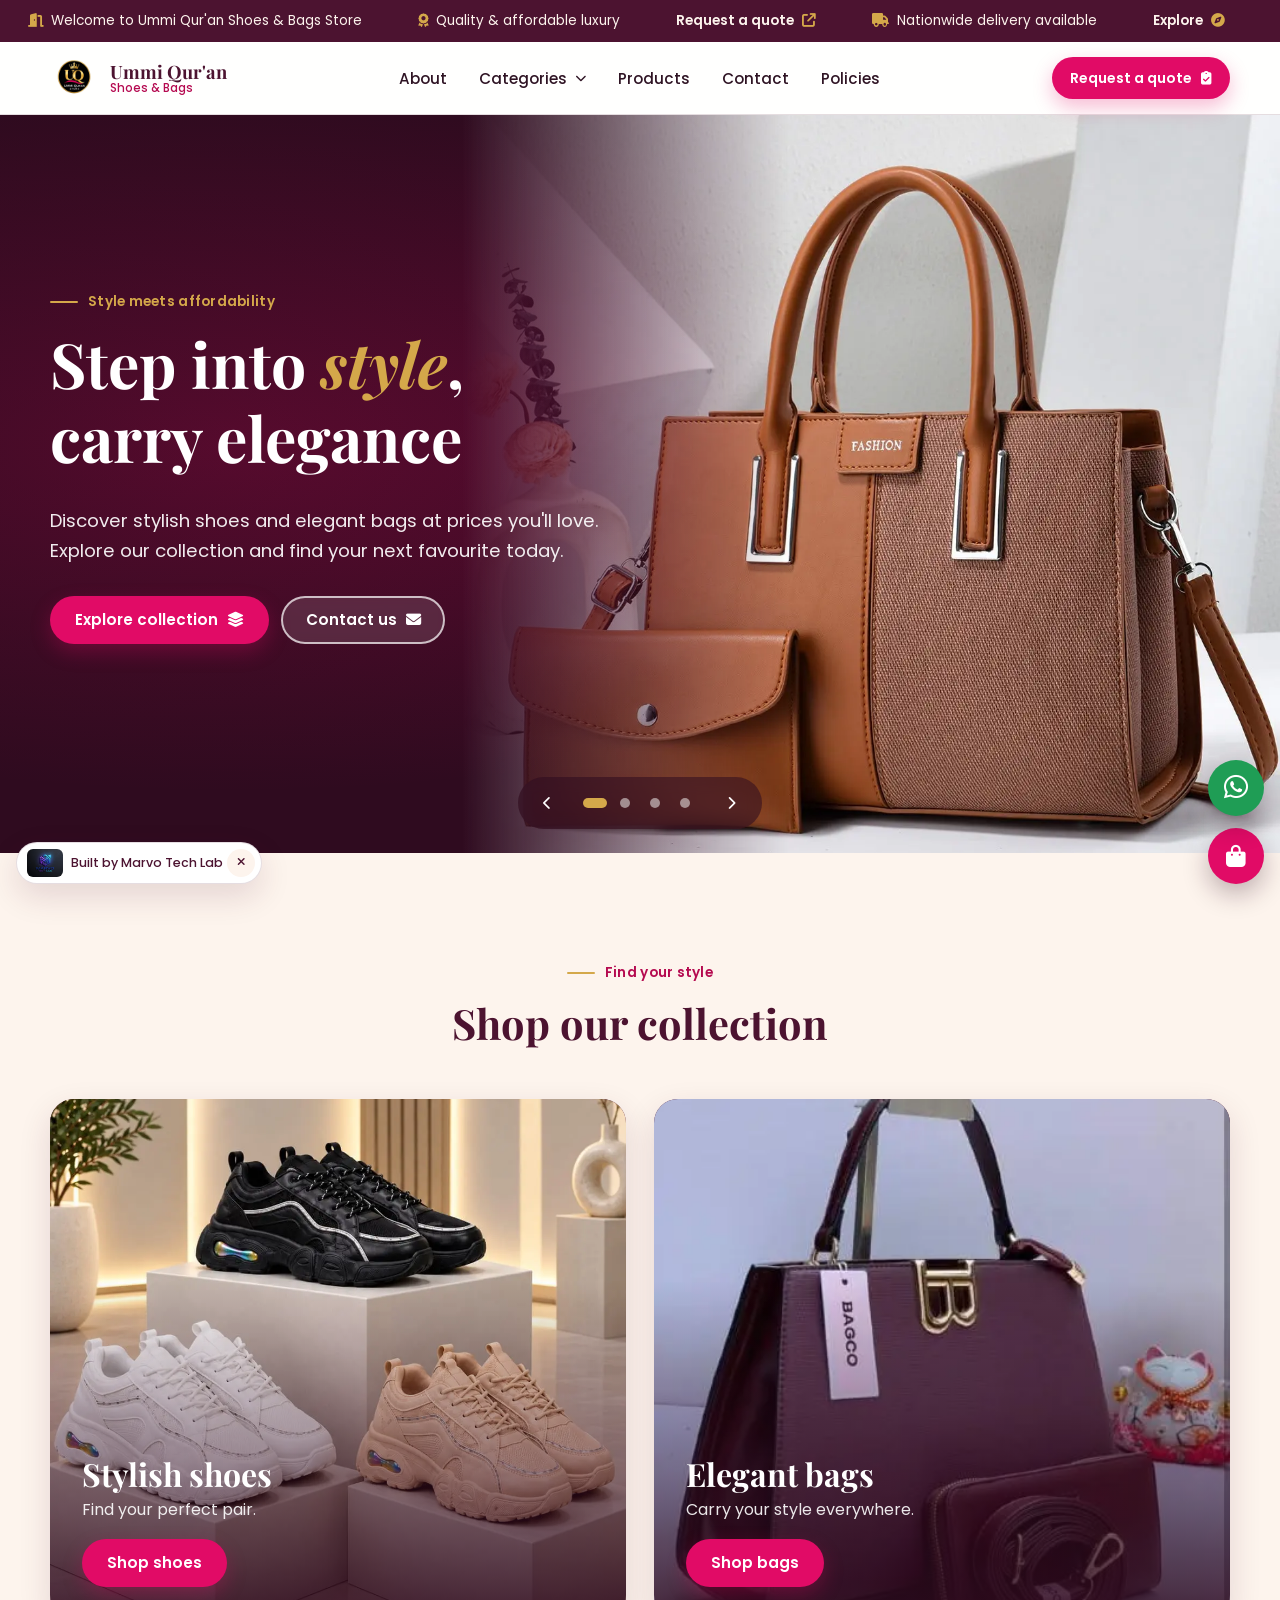
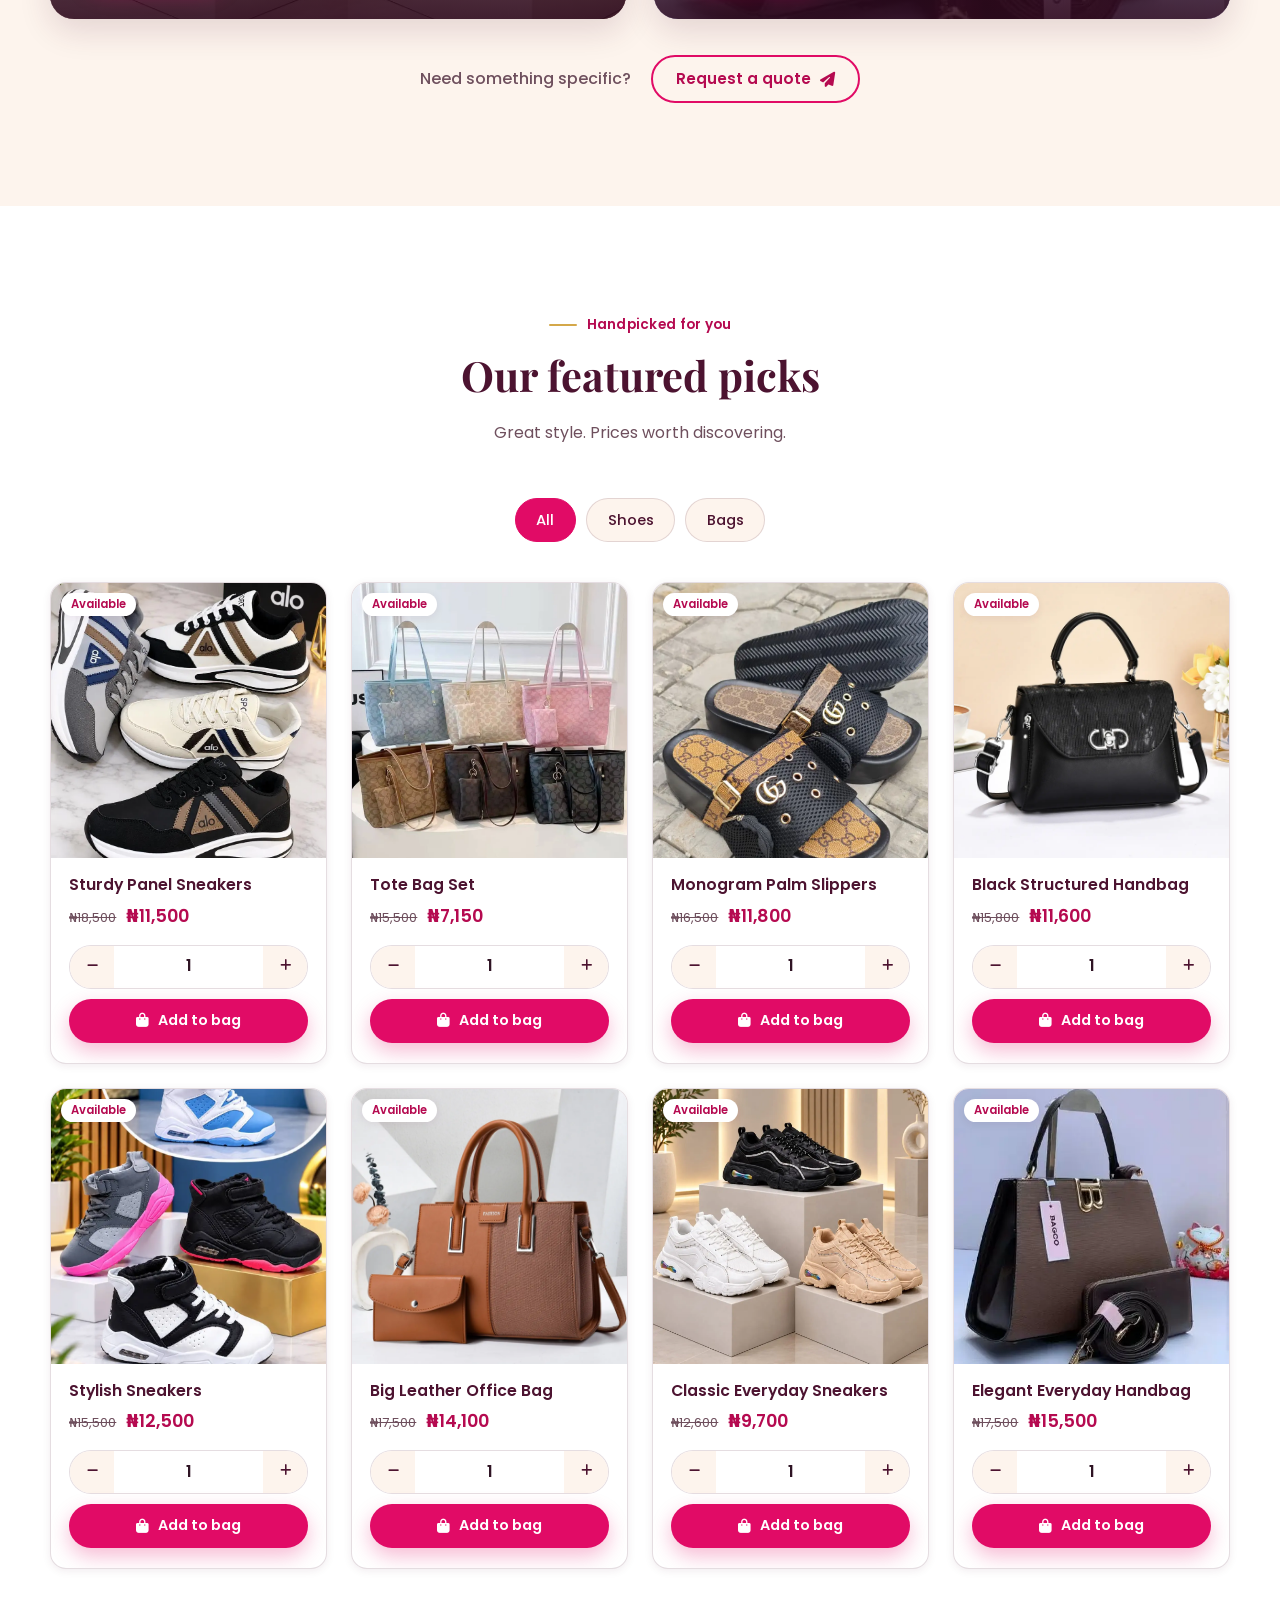
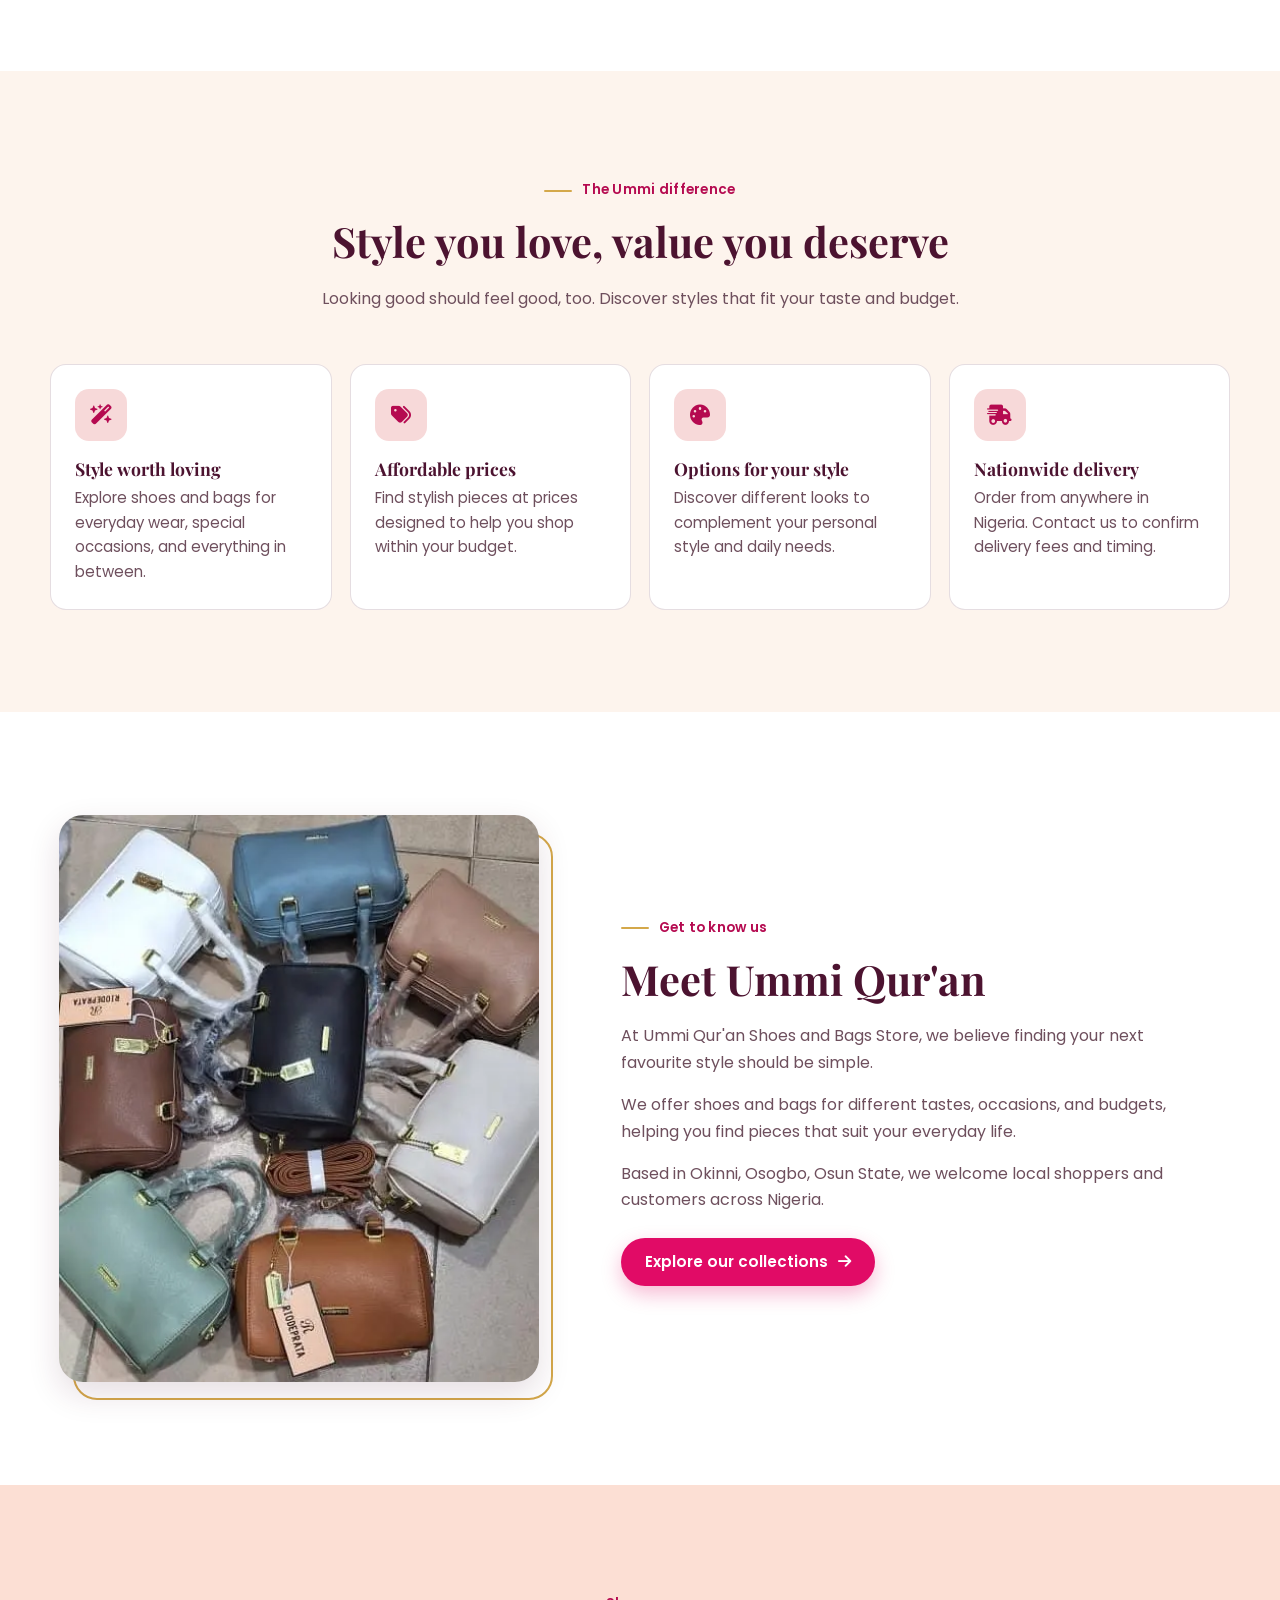
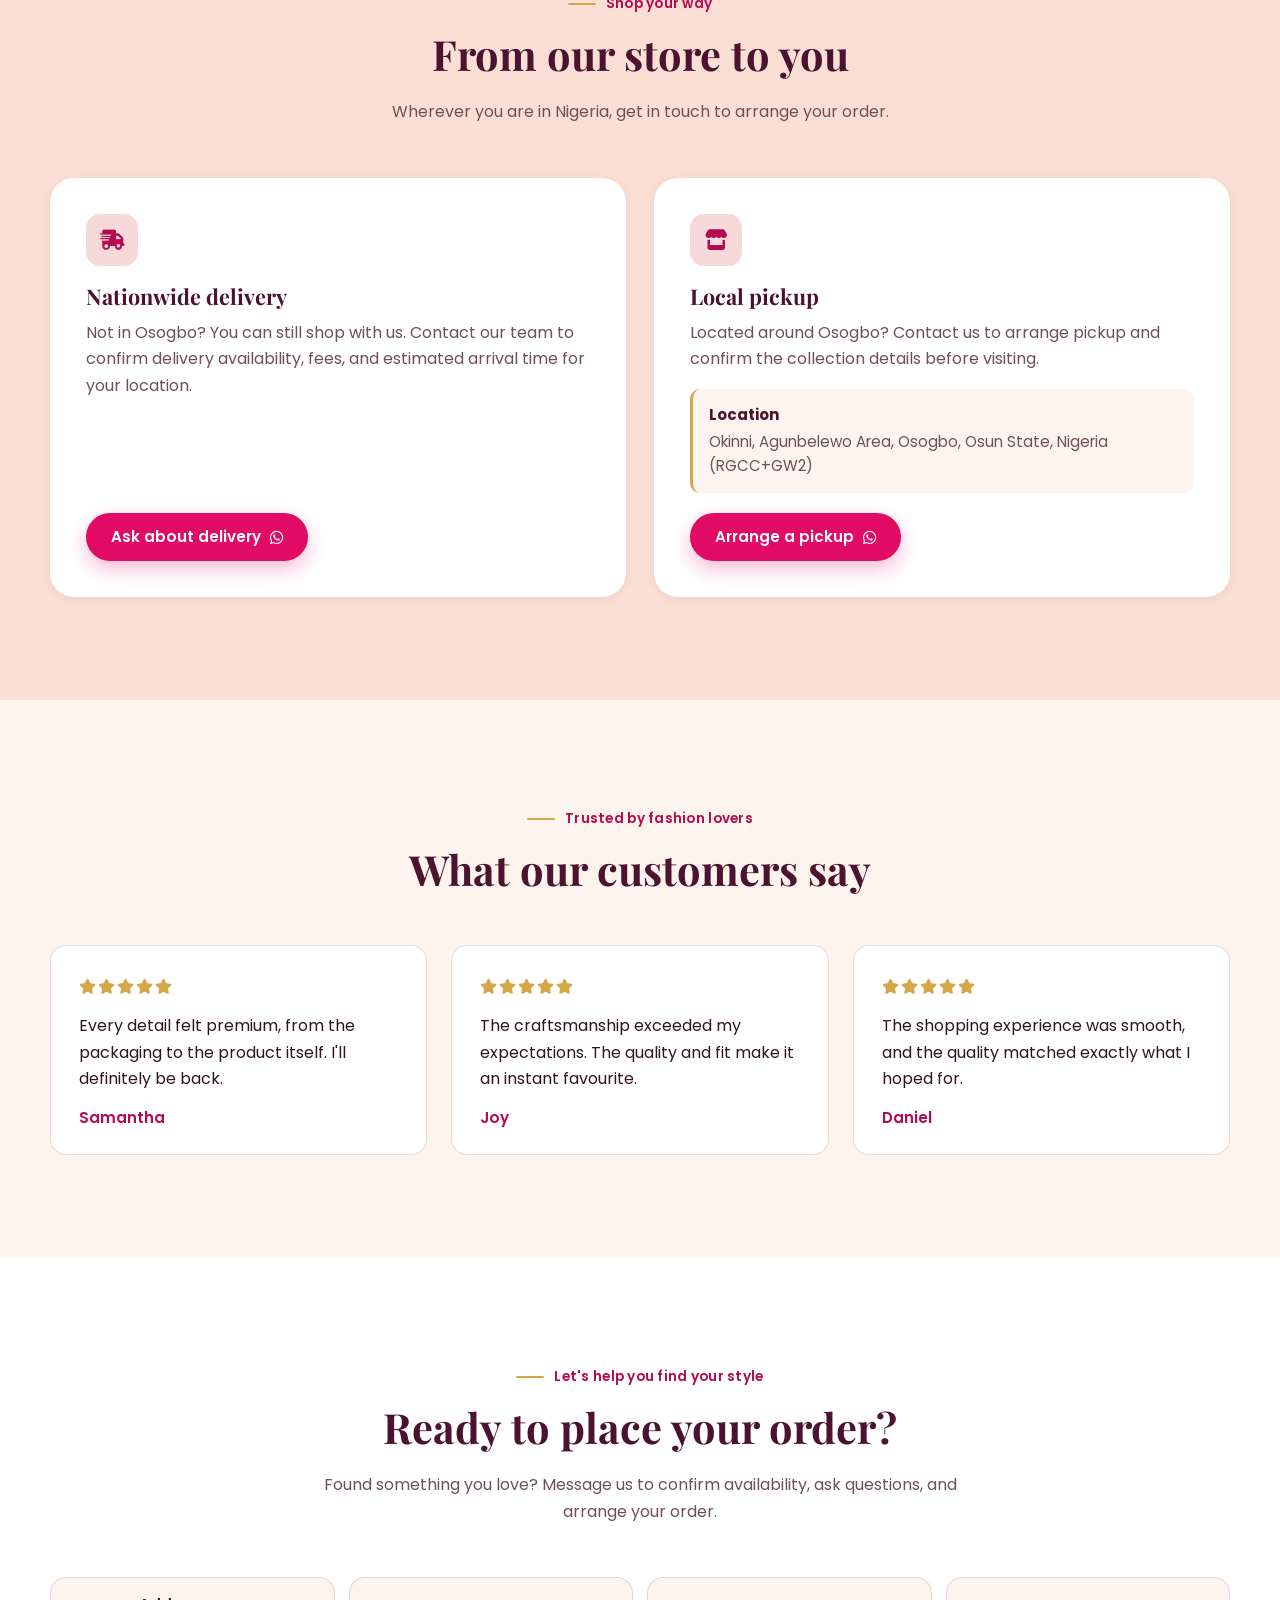
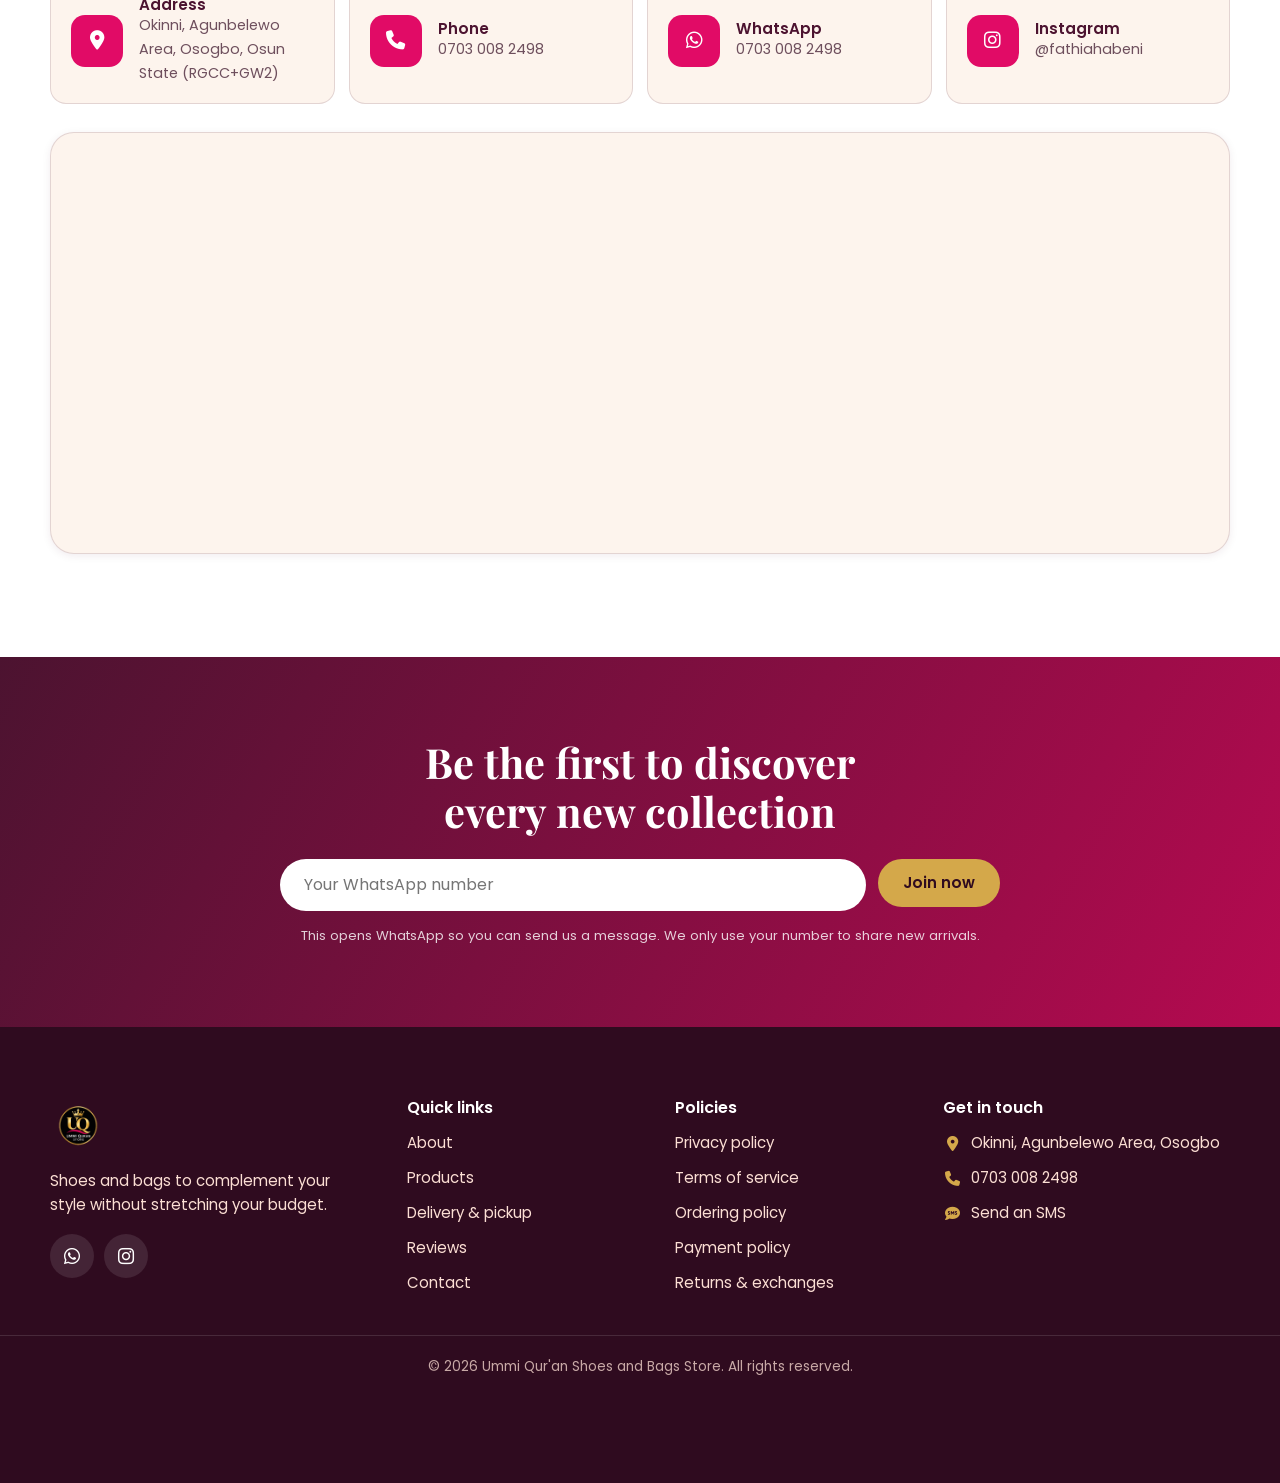
<file: index.html>
<!DOCTYPE html>
<html lang="en-NG">
<head>
    <meta charset="UTF-8">
    <meta name="viewport" content="width=device-width, initial-scale=1.0, viewport-fit=cover">
    <meta name="theme-color" content="#4C1330">

    <title>Ummi Qur'an Shoes &amp; Bags Store | Osogbo, Nigeria</title>
    <meta name="description" content="Shop stylish shoes and elegant bags at Ummi Qur'an Shoes and Bags Store in Osogbo, Osun State. Nationwide delivery and pickup available.">

    <meta name="robots" content="index, follow, max-image-preview:large">
    <meta name="googlebot" content="index, follow, max-image-preview:large">
    <link rel="canonical" href="https://ummi.vercel.app/">
    <link rel="icon" type="image/png" sizes="64x64" href="assets/favicon-64.png">
    <link rel="icon" type="image/webp" href="assets/UMMI%20QURAN%20icon.webp">
    <link rel="apple-touch-icon" href="assets/apple-touch-icon.png">

    <!-- Open Graph -->
    <meta property="og:type" content="website">
    <meta property="og:site_name" content="Ummi Qur'an Shoes and Bags Store">
    <meta property="og:title" content="Ummi Qur'an Shoes &amp; Bags Store">
    <meta property="og:description" content="Discover stylish shoes and elegant bags. Nationwide delivery and pickup available.">
    <meta property="og:url" content="https://ummi.vercel.app/">
    <meta property="og:image" content="https://ummi.vercel.app/assets/images/social-preview.jpg">
    <meta property="og:image:width" content="1200">
    <meta property="og:image:height" content="630">
    <meta property="og:image:alt" content="Ummi Qur'an Shoes and Bags Store">

    <!-- X / Twitter -->
    <meta name="twitter:card" content="summary_large_image">
    <meta name="twitter:title" content="Ummi Qur'an Shoes &amp; Bags Store">
    <meta name="twitter:description" content="Discover stylish shoes and elegant bags. Nationwide delivery and pickup available.">
    <meta name="twitter:image" content="https://ummi.vercel.app/assets/images/social-preview.jpg">

    <!-- Local Business Structured Data -->
    <script type="application/ld+json">
    {
      "@context": "https://schema.org",
      "@type": "Store",
      "@id": "https://ummi.vercel.app/#store",
      "name": "Ummi Qur'an Shoes and Bags Store",
      "url": "https://ummi.vercel.app/",
      "image": "https://ummi.vercel.app/assets/images/social-preview.jpg",
      "logo": "https://ummi.vercel.app/assets/UMMI%20QURAN%20logo.webp",
      "description": "Retail store offering stylish shoes and elegant bags, with nationwide delivery and pickup options.",
      "telephone": "+2347030082498",
      "priceRange": "₦₦",
      "address": {
        "@type": "PostalAddress",
        "streetAddress": "RGCC+GW2, Okinni, Agunbelewo Area",
        "addressLocality": "Osogbo",
        "addressRegion": "Osun State",
        "postalCode": "230103",
        "addressCountry": "NG"
      },
      "sameAs": [
        "https://www.instagram.com/fathiahabeni/"
      ]
    }
    </script>

    <!-- Fonts and Styles -->
    <link rel="preconnect" href="https://fonts.googleapis.com">
    <link rel="preconnect" href="https://fonts.gstatic.com" crossorigin>
    <link rel="stylesheet" href="https://fonts.googleapis.com/css2?family=Playfair+Display:wght@600;700&family=Poppins:wght@400;500;600&display=swap">
    <link rel="stylesheet" href="https://cdnjs.cloudflare.com/ajax/libs/font-awesome/6.7.2/css/all.min.css">
    <link rel="stylesheet" href="style.css">
</head>
<body id="top">
    <a class="skip-link" href="#main">Skip to content</a>

    <!-- ANNOUNCEMENT BAR -->
    <div class="announcement-bar" role="region" aria-label="Announcements">
        <div class="announcement-track">
            <div class="announcement-group">
                <div class="announcement-item"><i class="fa-solid fa-door-open" aria-hidden="true"></i> <span>Welcome to Ummi Qur'an Shoes &amp; Bags Store</span></div>
                <div class="announcement-item"><i class="fa-solid fa-award" aria-hidden="true"></i> <span>Quality &amp; affordable luxury</span></div>
                <a class="announcement-item announcement-link" href="#quote" data-modal="quote"><span>Request a quote</span> <i class="fa-solid fa-arrow-up-right-from-square" aria-hidden="true"></i></a>
                <div class="announcement-item"><i class="fa-solid fa-truck" aria-hidden="true"></i> <span>Nationwide delivery available</span></div>
                <a class="announcement-item announcement-link" href="#products"><span>Explore</span> <i class="fa-solid fa-compass" aria-hidden="true"></i></a>
            </div>
        </div>
    </div>

    <!-- HEADER -->
    <header class="header" id="header">
        <div class="container header-inner">
            <a class="logo" href="index.html" aria-label="Ummi Qur'an Store - home">
                <img src="assets/UMMI%20QURAN%20logo.webp" alt="" width="48" height="48" decoding="async">
                <span class="logo-text">Ummi Qur'an <small>Shoes &amp; Bags</small></span>
            </a>
            <nav class="desktop-nav" aria-label="Primary">
                <ul class="nav-links">
                    <li><a href="#about">About</a></li>
                    <li class="dropdown">
                        <button type="button" class="dropdown-toggle" aria-expanded="false">Categories <i class="fa-solid fa-chevron-down" aria-hidden="true"></i></button>
                        <ul class="dropdown-menu">
                            <li><a href="#footwears" data-filter="shoes">Shoes</a></li>
                            <li><a href="#bags" data-filter="bags">Bags</a></li>
                        </ul>
                    </li>
                    <li><a href="#products">Products</a></li>
                    <li><a href="#contact">Contact</a></li>
                    <li><a href="policies.html">Policies</a></li>
                </ul>
            </nav>
            <div class="header-actions">
                <a class="btn btn-primary btn-sm header-quote" href="#quote" data-modal="quote">Request a quote <i class="fa-solid fa-clipboard-check" aria-hidden="true"></i></a>
                <button class="energy-menu" id="energy-menu" type="button" aria-label="Open menu" aria-expanded="false" aria-controls="mobile-nav"><span class="bars" aria-hidden="true"></span></button>
            </div>
        </div>
    </header>

    <!-- MOBILE NAV -->
    <div class="nav-backdrop" id="nav-backdrop" hidden></div>
    <nav class="mobile-nav" id="mobile-nav" aria-label="Mobile">
        <div class="mobile-nav-head">
            <a class="logo" href="index.html" aria-label="Ummi Qur'an Store - home">
                <img src="assets/UMMI%20QURAN%20logo.webp" alt="" width="44" height="44" decoding="async">
                <span class="logo-text">Ummi Qur'an <small>Shoes &amp; Bags</small></span>
            </a>
            <button type="button" class="mobile-nav-close" id="mobile-nav-close" aria-label="Close menu"><i class="fa-solid fa-xmark" aria-hidden="true"></i></button>
        </div>
        <ul class="nav-links">
            <li><a href="#about">About</a></li>
                    <li class="dropdown">
                        <button type="button" class="dropdown-toggle" aria-expanded="false">Categories <i class="fa-solid fa-chevron-down" aria-hidden="true"></i></button>
                        <ul class="dropdown-menu">
                            <li><a href="#footwears" data-filter="shoes">Shoes</a></li>
                            <li><a href="#bags" data-filter="bags">Bags</a></li>
                        </ul>
                    </li>
                    <li><a href="#products">Products</a></li>
                    <li><a href="#contact">Contact</a></li>
                    <li><a href="policies.html">Policies</a></li>
        </ul>
        <div class="mobile-nav-actions">
            <a class="btn btn-primary btn-block" href="#quote" data-modal="quote">Request a quote <i class="fa-solid fa-clipboard-check" aria-hidden="true"></i></a>
            <a class="btn btn-outline btn-block" href="https://wa.me/2347030082498" target="_blank" rel="noopener noreferrer"><i class="fa-brands fa-whatsapp" aria-hidden="true"></i> Chat on WhatsApp</a>
        </div>
    </nav>

    <main id="main">

        <!-- HERO -->
        <section class="hero" id="hero" aria-roledescription="carousel" aria-label="Featured collection">
            <div class="hero-slides" id="hero-slides" aria-live="off">
                <img class="hero-slide is-active" src="assets/IMG-20261019-WA0082.webp" alt="Large tan leather bag with matching clutch" width="1200" height="1200" decoding="async" fetchpriority="high">
                <img class="hero-slide" src="assets/IMG-20261019-WA0069.webp" alt="Black knit slip-on sneakers" width="1080" height="1080" decoding="async" loading="lazy">
                <img class="hero-slide" src="assets/IMG-20261010-WA0039.webp" alt="Black structured handbag" width="1200" height="1200" decoding="async" loading="lazy">
                <img class="hero-slide" src="assets/IMG-20261019-WA0061.webp" alt="Stylish slippers in assorted prints" width="1080" height="1053" decoding="async" loading="lazy">
            </div>
            <div class="hero-overlay">
                <div class="container">
                    <div class="content">
                        <span class="section-eyebrow">Style meets affordability</span>
                        <h1>Step into <span>style</span>, carry elegance</h1>
                        <p>Discover stylish shoes and elegant bags at prices you'll love. Explore our collection and find your next favourite today.</p>
                        <div class="hero-button">
                            <a class="btn btn-primary" href="#products">Explore collection <i class="fa-solid fa-layer-group" aria-hidden="true"></i></a>
                            <a class="btn btn-light" href="#contact">Contact us <i class="fa-solid fa-envelope" aria-hidden="true"></i></a>
                        </div>
                    </div>
                </div>
            </div>
            <div class="hero-controls">
                <button type="button" class="hero-arrow hero-prev" id="hero-prev" aria-label="Previous slide"><i class="fa-solid fa-chevron-left" aria-hidden="true"></i></button>
                <div class="hero-dots" id="hero-dots">
                    <button type="button" class="hero-dot is-active" data-index="0" aria-label="Show slide 1" aria-current="true"></button>
                    <button type="button" class="hero-dot" data-index="1" aria-label="Show slide 2"></button>
                    <button type="button" class="hero-dot" data-index="2" aria-label="Show slide 3"></button>
                    <button type="button" class="hero-dot" data-index="3" aria-label="Show slide 4"></button>
                </div>
                <button type="button" class="hero-arrow hero-next" id="hero-next" aria-label="Next slide"><i class="fa-solid fa-chevron-right" aria-hidden="true"></i></button>
            </div>
        </section>

        <!-- CATEGORIES -->
        <section class="section shop-categories" id="categories">
            <div class="container">
                <div class="section-heading">
                    <span class="section-eyebrow">Find your style</span>
                    <h2>Shop our collection</h2>
                </div>
                <div class="category-container">
                    <article class="category-card" id="footwears">
                        <img src="assets/IMG-20261019-WA0067.webp" alt="Chunky white and beige sneakers on display" width="1066" height="1280" decoding="async" loading="lazy">
                        <div class="category-content">
                            <h3>Stylish shoes</h3>
                            <p>Find your perfect pair.</p>
                            <a class="btn btn-primary" href="#products" data-filter="shoes">Shop shoes</a>
                        </div>
                    </article>
                    <article class="category-card" id="bags">
                        <img src="assets/IMG-20261019-WA0084.webp" alt="Burgundy handbag with matching purse" width="486" height="545" decoding="async" loading="lazy">
                        <div class="category-content">
                            <h3>Elegant bags</h3>
                            <p>Carry your style everywhere.</p>
                            <a class="btn btn-primary" href="#products" data-filter="bags">Shop bags</a>
                        </div>
                    </article>
                </div>
                <div class="category-cta">
                    <p>Need something specific?</p>
                    <a class="btn btn-outline" href="#quote" data-modal="quote">Request a quote <i class="fa-solid fa-paper-plane" aria-hidden="true"></i></a>
                </div>
            </div>
        </section>

        <!-- FEATURED PRODUCTS -->
        <section class="section featured-products" id="products">
            <div class="container">
                <div class="section-heading">
                    <span class="section-eyebrow">Handpicked for you</span>
                    <h2>Our featured picks</h2>
                    <p>Great style. Prices worth discovering.</p>
                </div>
                <div class="filter-bar" role="group" aria-label="Filter products">
                    <button type="button" class="filter-chip is-active" data-filter="all" aria-pressed="true">All</button>
                    <button type="button" class="filter-chip" data-filter="shoes" aria-pressed="false">Shoes</button>
                    <button type="button" class="filter-chip" data-filter="bags" aria-pressed="false">Bags</button>
                </div>
                <div class="products-container" id="products-grid">
                <article class="product-card" data-id="sturdy-sneakers" data-category="shoes" data-name="Sturdy Panel Sneakers" data-price="11500">
                    <div class="product-image">
                        <img src="assets/IMG-20261019-WA0065.webp" alt="Panelled lace-up sneakers in black, white and tan" width="810" height="1080" decoding="async" loading="lazy">
                        <span class="image-badge">Available</span>
                        <span class="in-bag-chip" hidden></span>
                    </div>
                    <div class="product-details">
                        <h3>Sturdy Panel Sneakers</h3>
                        <p class="products-price">
                            <del><span class="visually-hidden">Was </span>₦18,500</del>
                            <strong><span class="visually-hidden">Now </span>₦11,500</strong>
                        </p>
                        <div class="product-actions">
                            <div class="quantity-box" role="group" aria-label="Quantity for Sturdy Panel Sneakers">
                                <button type="button" class="qty-btn" data-qty-step="-1" aria-label="Decrease quantity"><i class="fa-solid fa-minus" aria-hidden="true"></i></button>
                                <input type="number" class="qty-input" value="1" min="1" max="99" inputmode="numeric" aria-label="Quantity">
                                <button type="button" class="qty-btn" data-qty-step="1" aria-label="Increase quantity"><i class="fa-solid fa-plus" aria-hidden="true"></i></button>
                            </div>
                            <button type="button" class="btn btn-primary cart-btn"><i class="fa-solid fa-bag-shopping" aria-hidden="true"></i> Add to bag</button>
                        </div>
                    </div>
                </article>

                <article class="product-card" data-id="tote-bag-set" data-category="bags" data-name="Tote Bag Set" data-price="7150">
                    <div class="product-image">
                        <img src="assets/IMG-20261019-WA0057.webp" alt="Tote bags with matching pouches in assorted colours" width="1080" height="996" decoding="async" loading="lazy">
                        <span class="image-badge">Available</span>
                        <span class="in-bag-chip" hidden></span>
                    </div>
                    <div class="product-details">
                        <h3>Tote Bag Set</h3>
                        <p class="products-price">
                            <del><span class="visually-hidden">Was </span>₦15,500</del>
                            <strong><span class="visually-hidden">Now </span>₦7,150</strong>
                        </p>
                        <div class="product-actions">
                            <div class="quantity-box" role="group" aria-label="Quantity for Tote Bag Set">
                                <button type="button" class="qty-btn" data-qty-step="-1" aria-label="Decrease quantity"><i class="fa-solid fa-minus" aria-hidden="true"></i></button>
                                <input type="number" class="qty-input" value="1" min="1" max="99" inputmode="numeric" aria-label="Quantity">
                                <button type="button" class="qty-btn" data-qty-step="1" aria-label="Increase quantity"><i class="fa-solid fa-plus" aria-hidden="true"></i></button>
                            </div>
                            <button type="button" class="btn btn-primary cart-btn"><i class="fa-solid fa-bag-shopping" aria-hidden="true"></i> Add to bag</button>
                        </div>
                    </div>
                </article>

                <article class="product-card" data-id="palm-slippers" data-category="shoes" data-name="Monogram Palm Slippers" data-price="11800">
                    <div class="product-image">
                        <img src="assets/IMG-20261019-WA0051.webp" alt="Monogram print palm slippers with gold buckle" width="768" height="1024" decoding="async" loading="lazy">
                        <span class="image-badge">Available</span>
                        <span class="in-bag-chip" hidden></span>
                    </div>
                    <div class="product-details">
                        <h3>Monogram Palm Slippers</h3>
                        <p class="products-price">
                            <del><span class="visually-hidden">Was </span>₦16,500</del>
                            <strong><span class="visually-hidden">Now </span>₦11,800</strong>
                        </p>
                        <div class="product-actions">
                            <div class="quantity-box" role="group" aria-label="Quantity for Monogram Palm Slippers">
                                <button type="button" class="qty-btn" data-qty-step="-1" aria-label="Decrease quantity"><i class="fa-solid fa-minus" aria-hidden="true"></i></button>
                                <input type="number" class="qty-input" value="1" min="1" max="99" inputmode="numeric" aria-label="Quantity">
                                <button type="button" class="qty-btn" data-qty-step="1" aria-label="Increase quantity"><i class="fa-solid fa-plus" aria-hidden="true"></i></button>
                            </div>
                            <button type="button" class="btn btn-primary cart-btn"><i class="fa-solid fa-bag-shopping" aria-hidden="true"></i> Add to bag</button>
                        </div>
                    </div>
                </article>

                <article class="product-card" data-id="black-handbag" data-category="bags" data-name="Black Structured Handbag" data-price="11600">
                    <div class="product-image">
                        <img src="assets/IMG-20261010-WA0039.webp" alt="Black structured handbag with shoulder strap" width="1200" height="1200" decoding="async" loading="lazy">
                        <span class="image-badge">Available</span>
                        <span class="in-bag-chip" hidden></span>
                    </div>
                    <div class="product-details">
                        <h3>Black Structured Handbag</h3>
                        <p class="products-price">
                            <del><span class="visually-hidden">Was </span>₦15,800</del>
                            <strong><span class="visually-hidden">Now </span>₦11,600</strong>
                        </p>
                        <div class="product-actions">
                            <div class="quantity-box" role="group" aria-label="Quantity for Black Structured Handbag">
                                <button type="button" class="qty-btn" data-qty-step="-1" aria-label="Decrease quantity"><i class="fa-solid fa-minus" aria-hidden="true"></i></button>
                                <input type="number" class="qty-input" value="1" min="1" max="99" inputmode="numeric" aria-label="Quantity">
                                <button type="button" class="qty-btn" data-qty-step="1" aria-label="Increase quantity"><i class="fa-solid fa-plus" aria-hidden="true"></i></button>
                            </div>
                            <button type="button" class="btn btn-primary cart-btn"><i class="fa-solid fa-bag-shopping" aria-hidden="true"></i> Add to bag</button>
                        </div>
                    </div>
                </article>

                <article class="product-card" data-id="stylish-sneakers" data-category="shoes" data-name="Stylish Sneakers" data-price="12500">
                    <div class="product-image">
                        <img src="assets/IMG-20261019-WA0075.webp" alt="High-top sneakers in blue, black and white" width="809" height="1080" decoding="async" loading="lazy">
                        <span class="image-badge">Available</span>
                        <span class="in-bag-chip" hidden></span>
                    </div>
                    <div class="product-details">
                        <h3>Stylish Sneakers</h3>
                        <p class="products-price">
                            <del><span class="visually-hidden">Was </span>₦15,500</del>
                            <strong><span class="visually-hidden">Now </span>₦12,500</strong>
                        </p>
                        <div class="product-actions">
                            <div class="quantity-box" role="group" aria-label="Quantity for Stylish Sneakers">
                                <button type="button" class="qty-btn" data-qty-step="-1" aria-label="Decrease quantity"><i class="fa-solid fa-minus" aria-hidden="true"></i></button>
                                <input type="number" class="qty-input" value="1" min="1" max="99" inputmode="numeric" aria-label="Quantity">
                                <button type="button" class="qty-btn" data-qty-step="1" aria-label="Increase quantity"><i class="fa-solid fa-plus" aria-hidden="true"></i></button>
                            </div>
                            <button type="button" class="btn btn-primary cart-btn"><i class="fa-solid fa-bag-shopping" aria-hidden="true"></i> Add to bag</button>
                        </div>
                    </div>
                </article>

                <article class="product-card" data-id="leather-office-bag" data-category="bags" data-name="Big Leather Office Bag" data-price="14100">
                    <div class="product-image">
                        <img src="assets/IMG-20261019-WA0082.webp" alt="Large tan leather office bag with matching clutch" width="1200" height="1200" decoding="async" loading="lazy">
                        <span class="image-badge">Available</span>
                        <span class="in-bag-chip" hidden></span>
                    </div>
                    <div class="product-details">
                        <h3>Big Leather Office Bag</h3>
                        <p class="products-price">
                            <del><span class="visually-hidden">Was </span>₦17,500</del>
                            <strong><span class="visually-hidden">Now </span>₦14,100</strong>
                        </p>
                        <div class="product-actions">
                            <div class="quantity-box" role="group" aria-label="Quantity for Big Leather Office Bag">
                                <button type="button" class="qty-btn" data-qty-step="-1" aria-label="Decrease quantity"><i class="fa-solid fa-minus" aria-hidden="true"></i></button>
                                <input type="number" class="qty-input" value="1" min="1" max="99" inputmode="numeric" aria-label="Quantity">
                                <button type="button" class="qty-btn" data-qty-step="1" aria-label="Increase quantity"><i class="fa-solid fa-plus" aria-hidden="true"></i></button>
                            </div>
                            <button type="button" class="btn btn-primary cart-btn"><i class="fa-solid fa-bag-shopping" aria-hidden="true"></i> Add to bag</button>
                        </div>
                    </div>
                </article>

                <article class="product-card" data-id="everyday-sneakers" data-category="shoes" data-name="Classic Everyday Sneakers" data-price="9700">
                    <div class="product-image">
                        <img src="assets/IMG-20261019-WA0067.webp" alt="Chunky white and beige everyday sneakers" width="1066" height="1280" decoding="async" loading="lazy">
                        <span class="image-badge">Available</span>
                        <span class="in-bag-chip" hidden></span>
                    </div>
                    <div class="product-details">
                        <h3>Classic Everyday Sneakers</h3>
                        <p class="products-price">
                            <del><span class="visually-hidden">Was </span>₦12,600</del>
                            <strong><span class="visually-hidden">Now </span>₦9,700</strong>
                        </p>
                        <div class="product-actions">
                            <div class="quantity-box" role="group" aria-label="Quantity for Classic Everyday Sneakers">
                                <button type="button" class="qty-btn" data-qty-step="-1" aria-label="Decrease quantity"><i class="fa-solid fa-minus" aria-hidden="true"></i></button>
                                <input type="number" class="qty-input" value="1" min="1" max="99" inputmode="numeric" aria-label="Quantity">
                                <button type="button" class="qty-btn" data-qty-step="1" aria-label="Increase quantity"><i class="fa-solid fa-plus" aria-hidden="true"></i></button>
                            </div>
                            <button type="button" class="btn btn-primary cart-btn"><i class="fa-solid fa-bag-shopping" aria-hidden="true"></i> Add to bag</button>
                        </div>
                    </div>
                </article>

                <article class="product-card" data-id="everyday-handbag" data-category="bags" data-name="Elegant Everyday Handbag" data-price="15500">
                    <div class="product-image">
                        <img src="assets/IMG-20261019-WA0085.webp" alt="Elegant brown handbag with matching purse" width="486" height="570" decoding="async" loading="lazy">
                        <span class="image-badge">Available</span>
                        <span class="in-bag-chip" hidden></span>
                    </div>
                    <div class="product-details">
                        <h3>Elegant Everyday Handbag</h3>
                        <p class="products-price">
                            <del><span class="visually-hidden">Was </span>₦17,500</del>
                            <strong><span class="visually-hidden">Now </span>₦15,500</strong>
                        </p>
                        <div class="product-actions">
                            <div class="quantity-box" role="group" aria-label="Quantity for Elegant Everyday Handbag">
                                <button type="button" class="qty-btn" data-qty-step="-1" aria-label="Decrease quantity"><i class="fa-solid fa-minus" aria-hidden="true"></i></button>
                                <input type="number" class="qty-input" value="1" min="1" max="99" inputmode="numeric" aria-label="Quantity">
                                <button type="button" class="qty-btn" data-qty-step="1" aria-label="Increase quantity"><i class="fa-solid fa-plus" aria-hidden="true"></i></button>
                            </div>
                            <button type="button" class="btn btn-primary cart-btn"><i class="fa-solid fa-bag-shopping" aria-hidden="true"></i> Add to bag</button>
                        </div>
                    </div>
                </article>
                </div>
            </div>
        </section>

        <!-- WHY CHOOSE -->
        <section class="section why-choose" id="why">
            <div class="container">
                <div class="section-heading">
                    <span class="section-eyebrow">The Ummi difference</span>
                    <h2>Style you love, value you deserve</h2>
                    <p>Looking good should feel good, too. Discover styles that fit your taste and budget.</p>
                </div>
                <div class="benefits-container">
                    <article class="benefit-card">
                        <div class="benefit-icon"><i class="fa-solid fa-wand-magic-sparkles" aria-hidden="true"></i></div>
                        <div class="benefit-content">
                            <h3>Style worth loving</h3>
                            <p>Explore shoes and bags for everyday wear, special occasions, and everything in between.</p>
                        </div>
                    </article>
                    <article class="benefit-card">
                        <div class="benefit-icon"><i class="fa-solid fa-tags" aria-hidden="true"></i></div>
                        <div class="benefit-content">
                            <h3>Affordable prices</h3>
                            <p>Find stylish pieces at prices designed to help you shop within your budget.</p>
                        </div>
                    </article>
                    <article class="benefit-card">
                        <div class="benefit-icon"><i class="fa-solid fa-palette" aria-hidden="true"></i></div>
                        <div class="benefit-content">
                            <h3>Options for your style</h3>
                            <p>Discover different looks to complement your personal style and daily needs.</p>
                        </div>
                    </article>
                    <article class="benefit-card">
                        <div class="benefit-icon"><i class="fa-solid fa-truck-fast" aria-hidden="true"></i></div>
                        <div class="benefit-content">
                            <h3>Nationwide delivery</h3>
                            <p>Order from anywhere in Nigeria. Contact us to confirm delivery fees and timing.</p>
                        </div>
                    </article>
                </div>
            </div>
        </section>

        <!-- ABOUT -->
        <section class="section about" id="about">
            <div class="container about-grid">
                <div class="about-image">
                    <img src="assets/IMG-20261019-WA0072.webp" alt="A selection of handbags in different colours" width="471" height="557" decoding="async" loading="lazy">
                </div>
                <div class="about-content">
                    <span class="section-eyebrow">Get to know us</span>
                    <h2>Meet Ummi Qur'an</h2>
                    <p>At Ummi Qur'an Shoes and Bags Store, we believe finding your next favourite style should be simple.</p>
                    <p>We offer shoes and bags for different tastes, occasions, and budgets, helping you find pieces that suit your everyday life.</p>
                    <p>Based in Okinni, Osogbo, Osun State, we welcome local shoppers and customers across Nigeria.</p>
                    <a class="btn btn-primary" href="#products">Explore our collections <i class="fa-solid fa-arrow-right" aria-hidden="true"></i></a>
                </div>
            </div>
        </section>

        <!-- DELIVERY -->
        <section class="section delivery-pickup" id="delivery">
            <div class="container">
                <div class="section-heading">
                    <span class="section-eyebrow">Shop your way</span>
                    <h2>From our store to you</h2>
                    <p>Wherever you are in Nigeria, get in touch to arrange your order.</p>
                </div>
                <div class="delivery-options">
                    <article class="delivery-card">
                        <div class="delivery-icon"><i class="fa-solid fa-truck-fast" aria-hidden="true"></i></div>
                        <h3>Nationwide delivery</h3>
                        <p>Not in Osogbo? You can still shop with us. Contact our team to confirm delivery availability, fees, and estimated arrival time for your location.</p>
                        <a class="btn btn-primary" href="https://wa.me/2347030082498?text=Hello%20Ummi%20Qur%27an%2C%20I%27d%20like%20to%20ask%20about%20nationwide%20delivery." target="_blank" rel="noopener noreferrer">Ask about delivery <i class="fa-brands fa-whatsapp" aria-hidden="true"></i></a>
                    </article>
                    <article class="delivery-card">
                        <div class="delivery-icon"><i class="fa-solid fa-store" aria-hidden="true"></i></div>
                        <h3>Local pickup</h3>
                        <p>Located around Osogbo? Contact us to arrange pickup and confirm the collection details before visiting.</p>
                        <p class="delivery-location"><strong>Location</strong><span>Okinni, Agunbelewo Area, Osogbo, Osun State, Nigeria (RGCC+GW2)</span></p>
                        <a class="btn btn-primary" href="https://wa.me/2347030082498?text=Hello%20Ummi%20Qur%27an%2C%20I%27d%20like%20to%20ask%20about%20local%20pickup." target="_blank" rel="noopener noreferrer">Arrange a pickup <i class="fa-brands fa-whatsapp" aria-hidden="true"></i></a>
                    </article>
                </div>
            </div>
        </section>

        <!-- REVIEWS -->
        <section class="section customer-reviews" id="reviews">
            <div class="container">
                <div class="section-heading">
                    <span class="section-eyebrow">Trusted by fashion lovers</span>
                    <h2>What our customers say</h2>
                </div>
                <div class="review-grid">
                    <!-- TODO: replace these with real customer comments (screenshots from WhatsApp/Instagram work well). -->
                    <article class="review-card">
                        <div class="review-stars" role="img" aria-label="5 out of 5 stars"><i class="fa-solid fa-star" aria-hidden="true"></i><i class="fa-solid fa-star" aria-hidden="true"></i><i class="fa-solid fa-star" aria-hidden="true"></i><i class="fa-solid fa-star" aria-hidden="true"></i><i class="fa-solid fa-star" aria-hidden="true"></i></div>
                        <p>Every detail felt premium, from the packaging to the product itself. I'll definitely be back.</p>
                        <h3>Samantha</h3>
                    </article>
                    <article class="review-card">
                        <div class="review-stars" role="img" aria-label="5 out of 5 stars"><i class="fa-solid fa-star" aria-hidden="true"></i><i class="fa-solid fa-star" aria-hidden="true"></i><i class="fa-solid fa-star" aria-hidden="true"></i><i class="fa-solid fa-star" aria-hidden="true"></i><i class="fa-solid fa-star" aria-hidden="true"></i></div>
                        <p>The craftsmanship exceeded my expectations. The quality and fit make it an instant favourite.</p>
                        <h3>Joy</h3>
                    </article>
                    <article class="review-card">
                        <div class="review-stars" role="img" aria-label="5 out of 5 stars"><i class="fa-solid fa-star" aria-hidden="true"></i><i class="fa-solid fa-star" aria-hidden="true"></i><i class="fa-solid fa-star" aria-hidden="true"></i><i class="fa-solid fa-star" aria-hidden="true"></i><i class="fa-solid fa-star" aria-hidden="true"></i></div>
                        <p>The shopping experience was smooth, and the quality matched exactly what I hoped for.</p>
                        <h3>Daniel</h3>
                    </article>
                </div>
            </div>
        </section>

        <!-- CONTACT -->
        <section class="section contact" id="contact">
            <div class="container">
                <div class="section-heading">
                    <span class="section-eyebrow">Let's help you find your style</span>
                    <h2>Ready to place your order?</h2>
                    <p>Found something you love? Message us to confirm availability, ask questions, and arrange your order.</p>
                </div>
                <div class="contact-grid">
                    <div class="contact-details">
                        <a href="#map">
                            <i class="fa-solid fa-location-dot" aria-hidden="true"></i>
                            <h3>Address</h3>
                            <p>Okinni, Agunbelewo Area, Osogbo, Osun State (RGCC+GW2)</p>
                        </a>
                    </div>
                    <div class="contact-details">
                        <a href="tel:+2347030082498">
                            <i class="fa-solid fa-phone" aria-hidden="true"></i>
                            <h3>Phone</h3>
                            <p>0703 008 2498</p>
                        </a>
                    </div>
                    <div class="contact-details">
                        <a href="https://wa.me/2347030082498" target="_blank" rel="noopener noreferrer">
                            <i class="fa-brands fa-whatsapp" aria-hidden="true"></i>
                            <h3>WhatsApp</h3>
                            <p>0703 008 2498</p>
                        </a>
                    </div>
                    <div class="contact-details">
                        <a href="https://www.instagram.com/fathiahabeni/" target="_blank" rel="noopener noreferrer">
                            <i class="fa-brands fa-instagram" aria-hidden="true"></i>
                            <h3>Instagram</h3>
                            <p>@fathiahabeni</p>
                        </a>
                    </div>
                </div>
                <div class="map-container" id="map">
                    <iframe src="https://maps.google.com/maps?q=Ummi%20Quran%20Store%2C%2027%20Okinni%20Osogbo%20Osun%20State%20230103&amp;output=embed" loading="lazy" allowfullscreen referrerpolicy="no-referrer-when-downgrade" title="Map showing Ummi Qur'an Store in Okinni, Osogbo"></iframe>
                </div>
            </div>
        </section>

        <!-- NEWSLETTER -->
        <section class="newsletter" id="newsletter">
            <div class="container newsletter-content">
                <h2>Be the first to discover every new collection</h2>
                <form class="newsletter-form" id="newsletter-form" novalidate>
                    <label for="newsletter-phone" class="visually-hidden">Your WhatsApp number</label>
                    <input type="tel" id="newsletter-phone" name="phone" placeholder="Your WhatsApp number" autocomplete="tel" inputmode="tel" required>
                    <a href="https://chat.whatsapp.com/C8HRtkaTq1h9Bfwrb8DvHV?s=cl&p=a&mlu=4&ilr=4&iam=2"><button type="submit" class="btn btn-gold">Join now</button></a>
                    <p class="field-error" id="newsletter-error" role="alert" hidden></p>
                </form>
                <p class="newsletter-note">This opens WhatsApp so you can send us a message. We only use your number to share new arrivals.</p>
            </div>
        </section>
    </main>

    <!-- QUOTE FORM POP-UP -->
    <div class="modal" id="quote" role="dialog" aria-modal="true" aria-labelledby="quote-title" aria-hidden="true">
        <div class="modal-backdrop" data-close></div>
        <div class="modal-dialog quote-popup-content" tabindex="-1">
            <button type="button" class="modal-close" data-close aria-label="Close quote form"><i class="fa-solid fa-xmark" aria-hidden="true"></i></button>
            <div class="modal-header">
                <span class="section-eyebrow">Let's find your perfect pick</span>
                <h2 class="quote-title" id="quote-title">Request a quote</h2>
                <p>Tell us what you're looking for. We'll help you confirm the details before you order.</p>
            </div>
            <form id="quote-form" class="quote-form" novalidate>
                <div class="form-row">
                    <div class="form-group">
                        <label for="quote-name">Full name <span class="req" aria-hidden="true">*</span></label>
                        <input type="text" id="quote-name" name="name" placeholder="Enter your full name" autocomplete="name" required>
                    </div>
                    <div class="form-group">
                        <label for="quote-phone">Phone / WhatsApp <span class="req" aria-hidden="true">*</span></label>
                        <input type="tel" id="quote-phone" name="phone" placeholder="e.g. 0703 008 2498" autocomplete="tel" inputmode="tel" required>
                    </div>
                </div>
                <div class="form-row">
                    <div class="form-group">
                        <label for="quote-location">Where are you located? <span class="req" aria-hidden="true">*</span></label>
                        <select id="quote-location" name="location" required>
                            <option value="">Select your location</option>
                            <option value="Osogbo, Osun State">Osogbo, Osun State</option>
                            <option value="Another location in Nigeria">Another location in Nigeria</option>
                        </select>
                    </div>
                    <div class="form-group">
                        <label for="quote-delivery">Preferred delivery method <span class="req" aria-hidden="true">*</span></label>
                        <select id="quote-delivery" name="delivery" required>
                            <option value="">Choose an option</option>
                            <option value="Local pickup in Okinni">Local pickup in Okinni</option>
                            <option value="Delivery within Osogbo">Delivery within Osogbo</option>
                            <option value="Nationwide delivery">Nationwide delivery</option>
                        </select>
                    </div>
                </div>
                <div class="form-group" id="address-group" hidden>
                    <label for="quote-address">Delivery address <span class="req" aria-hidden="true">*</span></label>
                    <textarea id="quote-address" name="address" rows="3" placeholder="House number, street, city and state"></textarea>
                </div>
                <div class="form-row">
                    <div class="form-group">
                        <label for="quote-category">What are you shopping for? <span class="req" aria-hidden="true">*</span></label>
                        <select id="quote-category" name="category" required>
                            <option value="">Select a category</option>
                            <option value="Shoes">Shoes</option>
                            <option value="Bags">Bags</option>
                            <option value="Shoes and bags">Shoes and bags</option>
                            <option value="Other">Other</option>
                        </select>
                    </div>
                    <div class="form-group">
                        <label for="quote-quantity">Quantity <span class="req" aria-hidden="true">*</span></label>
                        <input type="number" id="quote-quantity" name="quantity" min="1" max="999" value="1" inputmode="numeric" required>
                    </div>
                </div>
                <div class="form-group">
                    <label for="quote-product">Product or style <span class="req" aria-hidden="true">*</span></label>
                    <input type="text" id="quote-product" name="product" placeholder="Which product or style interests you?" autocomplete="off" required>
                </div>
                <div class="form-group">
                    <label for="quote-budget">Your budget (₦) <span class="optional">optional</span></label>
                    <input type="text" id="quote-budget" name="budget" placeholder="e.g. 15000" inputmode="numeric" autocomplete="off">
                </div>
                <div class="form-group">
                    <label for="quote-requirements">Additional requirements <span class="optional">optional</span></label>
                    <textarea id="quote-requirements" name="requirements" rows="3" placeholder="Preferred size, colour, or other details..."></textarea>
                </div>
                <button type="submit" class="btn btn-primary btn-block quote-submit-btn">Prepare my quote request <i class="fa-solid fa-paper-plane" aria-hidden="true"></i></button>
                <p class="form-note">Submitting this form prepares your request. Your order is not confirmed until you contact us and agree on the details.</p>
            </form>
        </div>
    </div>

    <!-- QUOTE SUCCESS POP-UP -->
    <div class="modal" id="quote-success-popup" role="dialog" aria-modal="true" aria-labelledby="quote-success-title" aria-hidden="true">
        <div class="modal-backdrop" data-close></div>
        <div class="modal-dialog quote-success-card" tabindex="-1">
            <button type="button" class="modal-close" data-close aria-label="Close"><i class="fa-solid fa-xmark" aria-hidden="true"></i></button>
            <div class="success-image"><img src="assets/UMMI%20QURAN%20logo.webp" alt="" width="64" height="64" decoding="async"></div>
            <div class="modal-header modal-header--center">
                <span class="section-eyebrow">Request prepared</span>
                <h2 id="quote-success-title">You're one step away</h2>
                <p>Thank you for your interest in Ummi Qur'an Shoes and Bags Store. Send your request on WhatsApp so we can confirm the details with you.</p>
            </div>
            <dl class="quote-summary" id="quote-summary">
                <div><dt>Name</dt><dd id="success-name"></dd></div>
                <div><dt>Phone</dt><dd id="success-phone"></dd></div>
                <div><dt>Location</dt><dd id="success-location"></dd></div>
                <div><dt>Delivery</dt><dd id="success-delivery"></dd></div>
                <div><dt>Category</dt><dd id="success-category"></dd></div>
                <div><dt>Product</dt><dd id="success-product"></dd></div>
                <div><dt>Quantity</dt><dd id="success-quantity"></dd></div>
                <div><dt>Budget</dt><dd id="success-budget"></dd></div>
            </dl>
            <div class="success-actions">
                <a href="https://wa.me/2347030082498" id="send-quote-whatsapp" class="btn btn-whatsapp btn-block" target="_blank" rel="noopener noreferrer"><i class="fa-brands fa-whatsapp" aria-hidden="true"></i> Continue on WhatsApp</a>
                <button type="button" id="close-quote-success" class="btn btn-outline btn-block" data-close>Back to store <i class="fa-solid fa-store" aria-hidden="true"></i></button>
            </div>
        </div>
    </div>

    <!-- SHOPPING CART POP-UP -->
    <div class="modal modal--drawer" id="cart-popup" role="dialog" aria-modal="true" aria-labelledby="cart-title" aria-hidden="true">
        <div class="modal-backdrop" data-close></div>
        <div class="modal-dialog cart-dialog" tabindex="-1">
            <div class="cart-head">
                <div>
                    <h2 id="cart-title">Your shopping bag</h2>
                    <p class="cart-sub" id="cart-sub">Review your selected items before ordering.</p>
                </div>
                <button type="button" class="modal-close modal-close--inline" id="close-cart" data-close aria-label="Close shopping bag"><i class="fa-solid fa-xmark" aria-hidden="true"></i></button>
            </div>
            <div class="cart-body">
                <ul id="cart-items" class="cart-items" aria-live="polite"></ul>
                <div class="cart-empty" id="cart-empty">
                    <i class="fa-solid fa-bag-shopping" aria-hidden="true"></i>
                    <p>Your shopping bag is empty.</p>
                    <a class="btn btn-primary" href="#products" data-close>Browse products</a>
                </div>
            </div>
            <div class="cart-footer" id="cart-footer" hidden>
                <div class="cart-total">
                    <span>Subtotal</span>
                    <strong id="cart-subtotal">₦0</strong>
                </div>
                <p class="cart-note">Delivery fees will be confirmed based on your location.</p>
                <button type="button" id="checkout-button" class="btn btn-whatsapp btn-block"><i class="fa-brands fa-whatsapp" aria-hidden="true"></i> Send order on WhatsApp</button>
                <button type="button" id="clear-cart" class="link-btn">Clear bag</button>
            </div>
        </div>
    </div>

    <!-- TOAST -->
    <div class="toast" id="toast" role="status" aria-live="polite" hidden></div>

    <!-- FOOTER -->
    <footer class="footer" id="footer">
        <div class="container footer-container">
            <div class="footer-brand">
                <a href="index.html" class="footer-logo" aria-label="Ummi Qur'an Store - home"><img src="assets/UMMI%20QURAN%20logo.webp" alt="" width="56" height="56" decoding="async" loading="lazy"></a>
                <p>Shoes and bags to complement your style without stretching your budget.</p>
                <div class="footer-social">
                    <a href="https://wa.me/2347030082498" target="_blank" rel="noopener noreferrer" aria-label="Chat with us on WhatsApp"><i class="fa-brands fa-whatsapp" aria-hidden="true"></i></a>
                    <a href="https://www.instagram.com/fathiahabeni/" target="_blank" rel="noopener noreferrer" aria-label="Visit our Instagram page"><i class="fa-brands fa-instagram" aria-hidden="true"></i></a>
                </div>
            </div>
            <div class="footer-column">
                <h3>Quick links</h3>
                <ul>
                    <li><a href="#about">About</a></li>
                    <li><a href="#products">Products</a></li>
                    <li><a href="#delivery">Delivery &amp; pickup</a></li>
                    <li><a href="#reviews">Reviews</a></li>
                    <li><a href="#contact">Contact</a></li>
                </ul>
            </div>
            <div class="footer-column">
                <h3>Policies</h3>
                <ul>
                    <li><a href="policies.html#privacy">Privacy policy</a></li>
                    <li><a href="policies.html#terms">Terms of service</a></li>
                    <li><a href="policies.html#ordering">Ordering policy</a></li>
                    <li><a href="policies.html#payment">Payment policy</a></li>
                    <li><a href="policies.html#returns">Returns &amp; exchanges</a></li>
                </ul>
            </div>
            <div class="footer-column">
                <h3>Get in touch</h3>
                <ul class="footer-contact">
                    <li><a href="#map"><i class="fa-solid fa-location-dot" aria-hidden="true"></i> Okinni, Agunbelewo Area, Osogbo</a></li>
                    <li><a href="tel:+2347030082498"><i class="fa-solid fa-phone" aria-hidden="true"></i> 0703 008 2498</a></li>
                    <li><a href="sms:+2347030082498"><i class="fa-solid fa-comment-sms" aria-hidden="true"></i> Send an SMS</a></li>
                </ul>
            </div>
        </div>
        <div class="footer-bottom">
            <div class="container">&copy; <span id="current-year">2026</span> Ummi Qur'an Shoes and Bags Store. All rights reserved.</div>
        </div>
    </footer>

    <!-- FLOATING BUTTONS -->
    <div class="float-website" id="marvoBadge">
        <a href="https://marvotechlab.vercel.app/" target="_blank" rel="noopener" aria-label="Built by Marvo Tech Lab">
            <img src="assets/logo.webp" alt="Marvo Tech Lab" width="40" height="30" loading="lazy">
            <span>Built by Marvo Tech Lab</span>
        </a>
        <button type="button" class="float-website-close" id="marvoBadgeClose" aria-label="Collapse badge" aria-expanded="true"><i class="fa-solid fa-xmark" aria-hidden="true"></i></button>
    </div>

    <!-- FLOATING CART + WHATSAPP -->
    <div class="floating-stack">
        <button type="button" class="floating-cart" id="cart-toggle" aria-label="Open shopping bag" aria-controls="cart-popup" aria-haspopup="dialog">
            <i class="fa-solid fa-bag-shopping" aria-hidden="true"></i>
            <span class="cart-count" id="cart-count" aria-hidden="true">0</span>
        </button>
        <a href="https://wa.me/2347030082498" class="float-whatsapp" aria-label="Chat on WhatsApp" target="_blank" rel="noopener noreferrer"><i class="fa-brands fa-whatsapp" aria-hidden="true"></i></a>
    </div>

    <script src="script.js" defer></script>
</body>
</html>
</file>
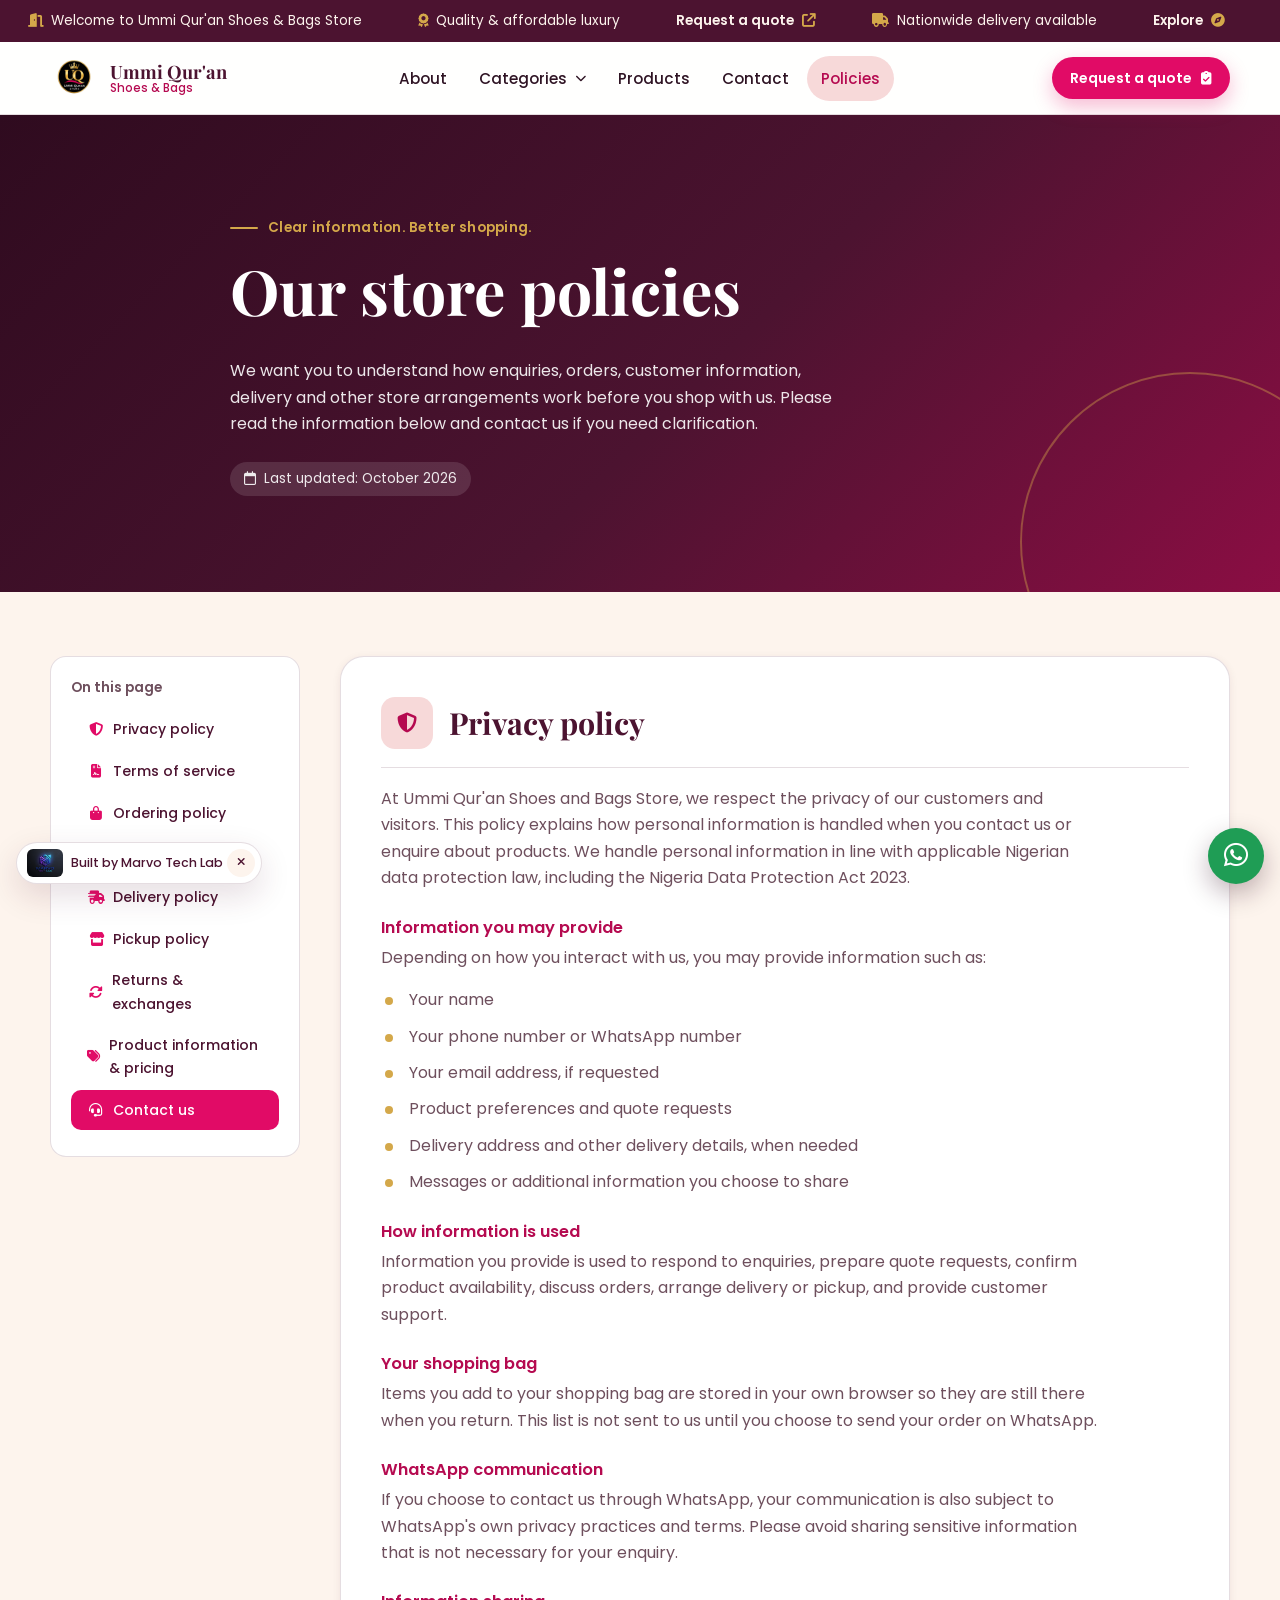
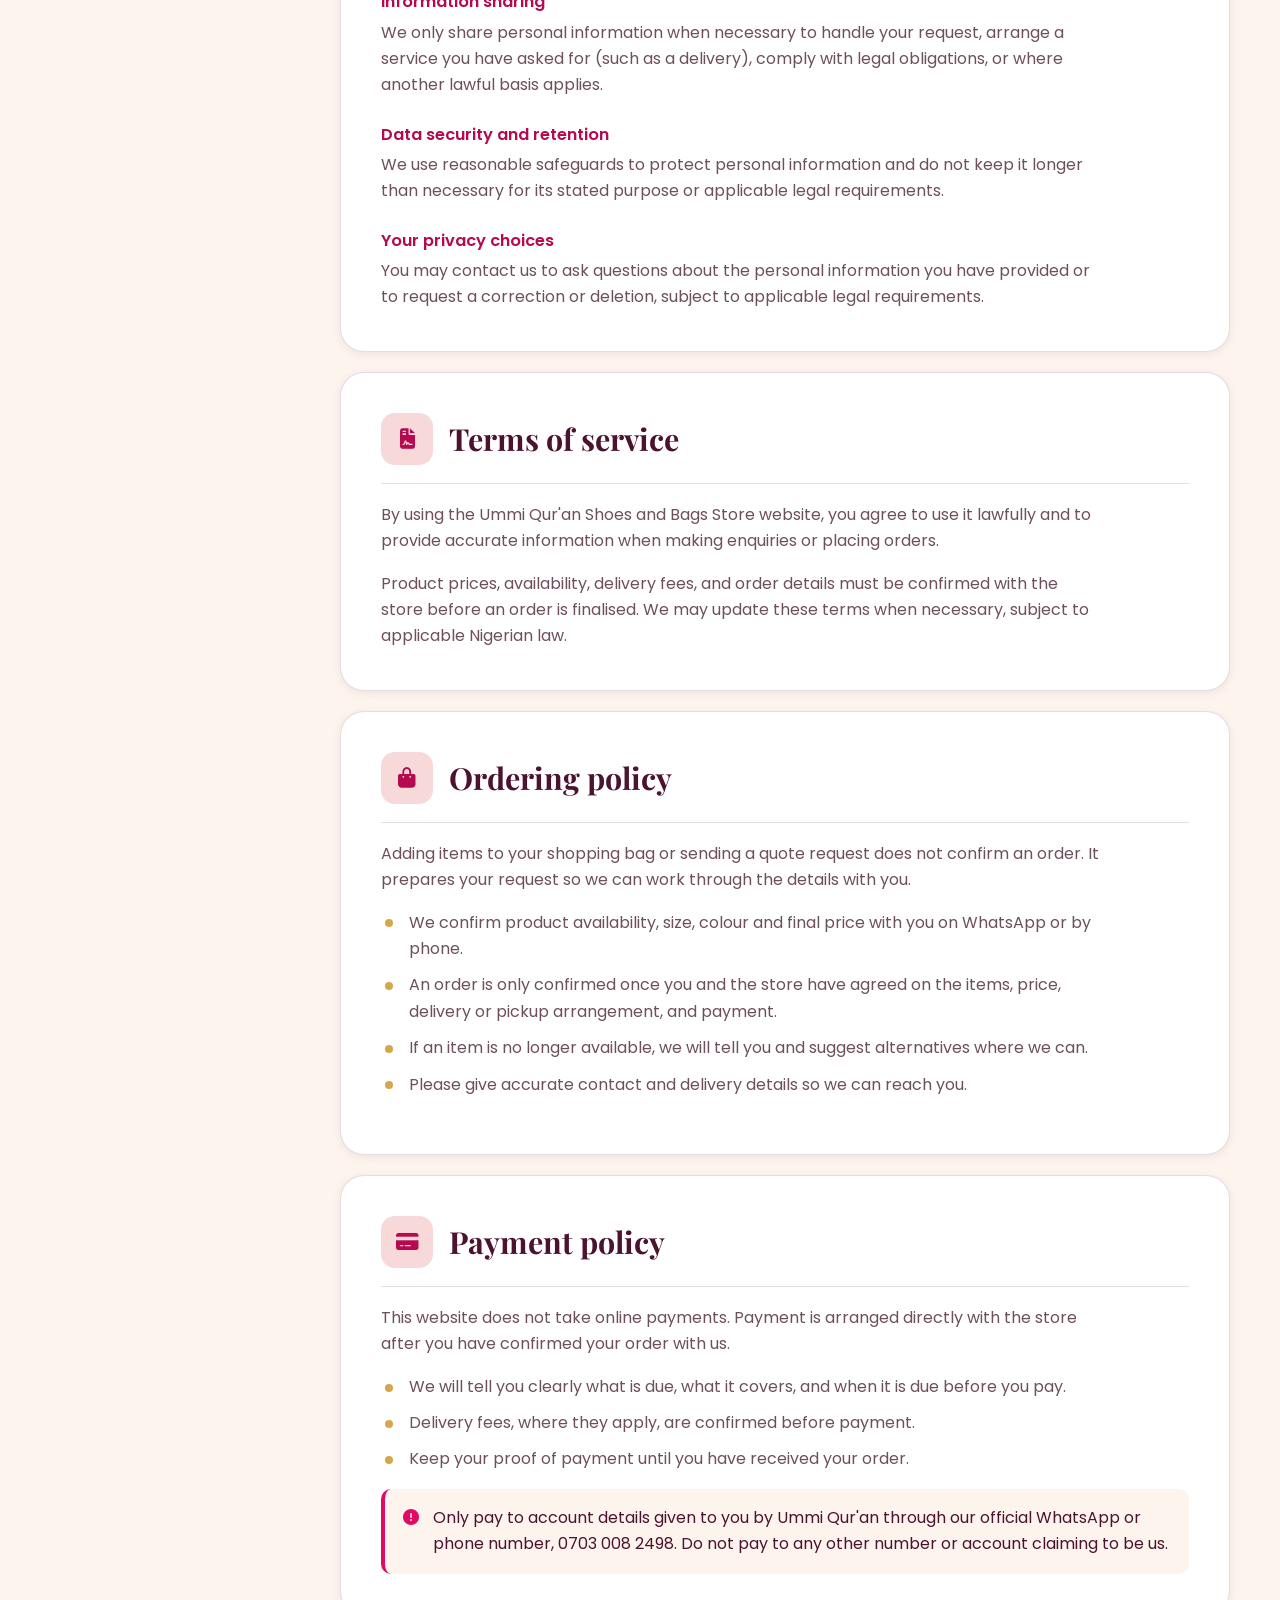
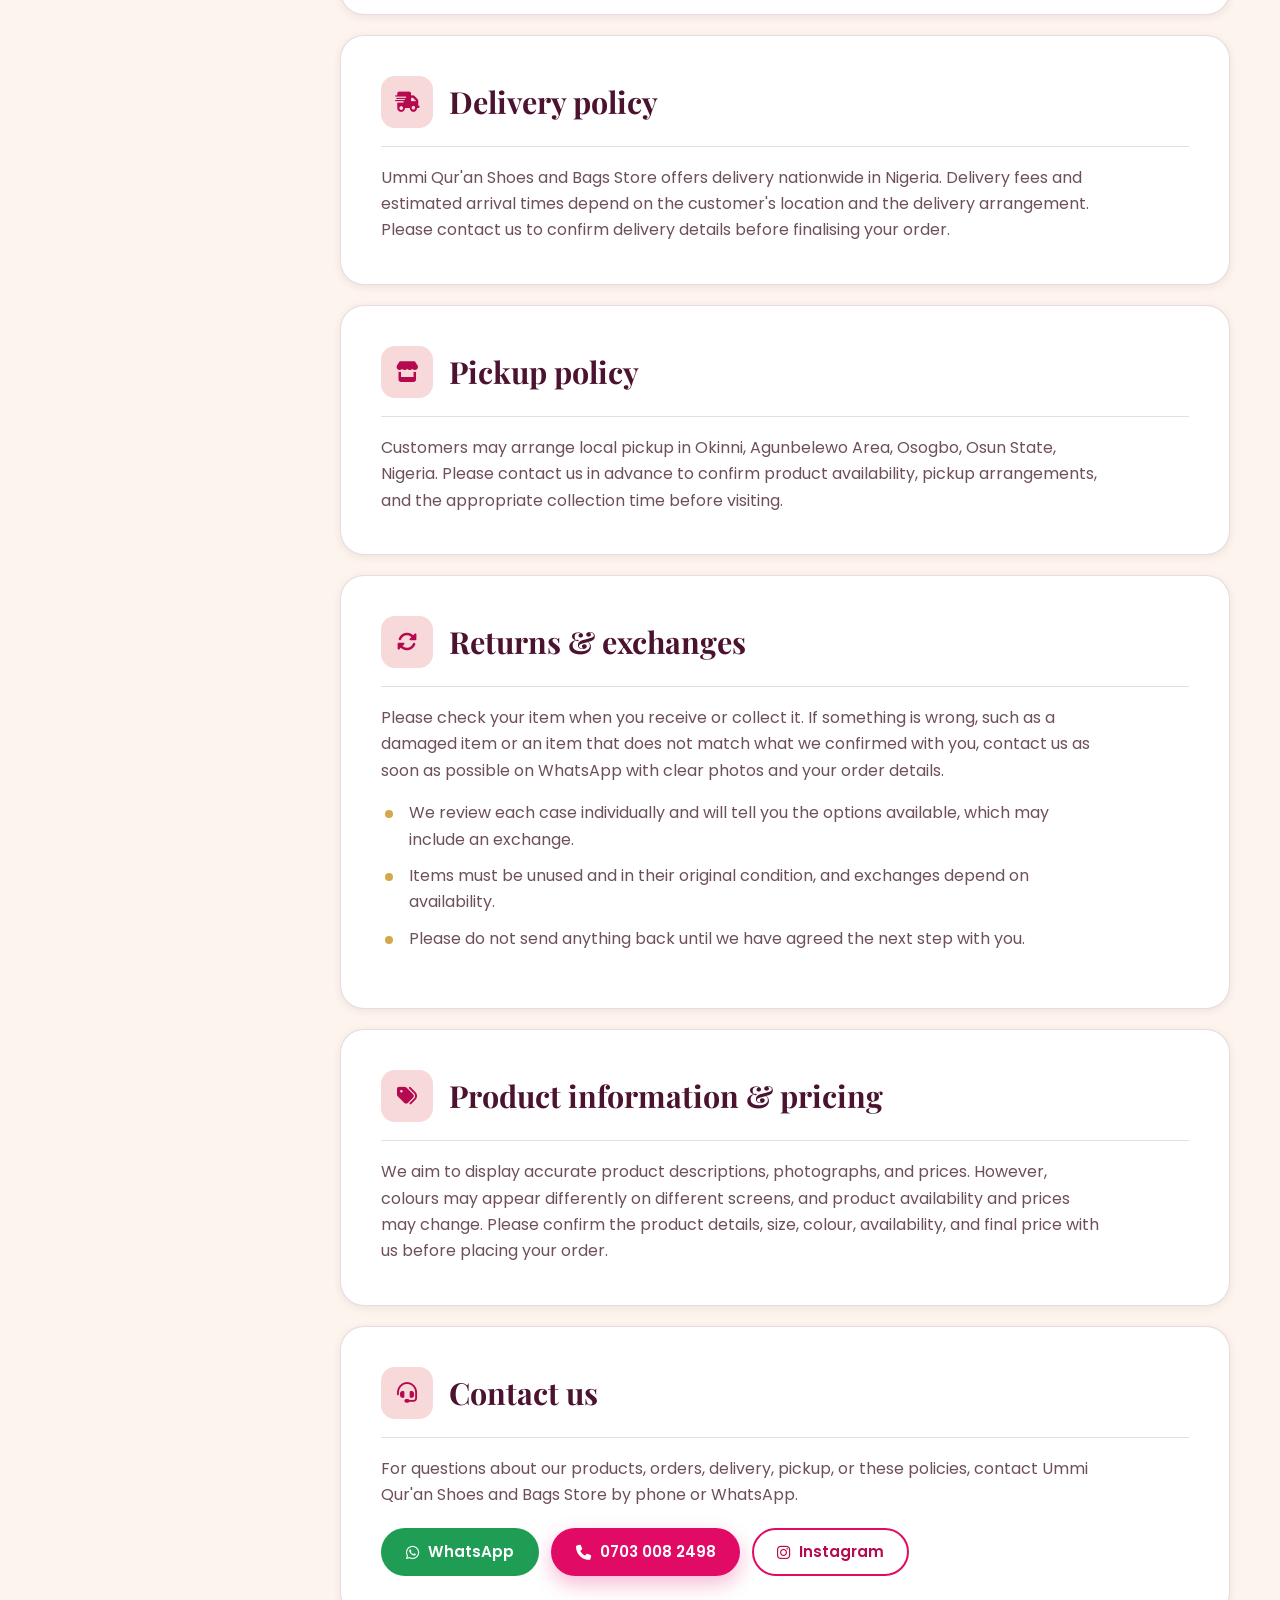
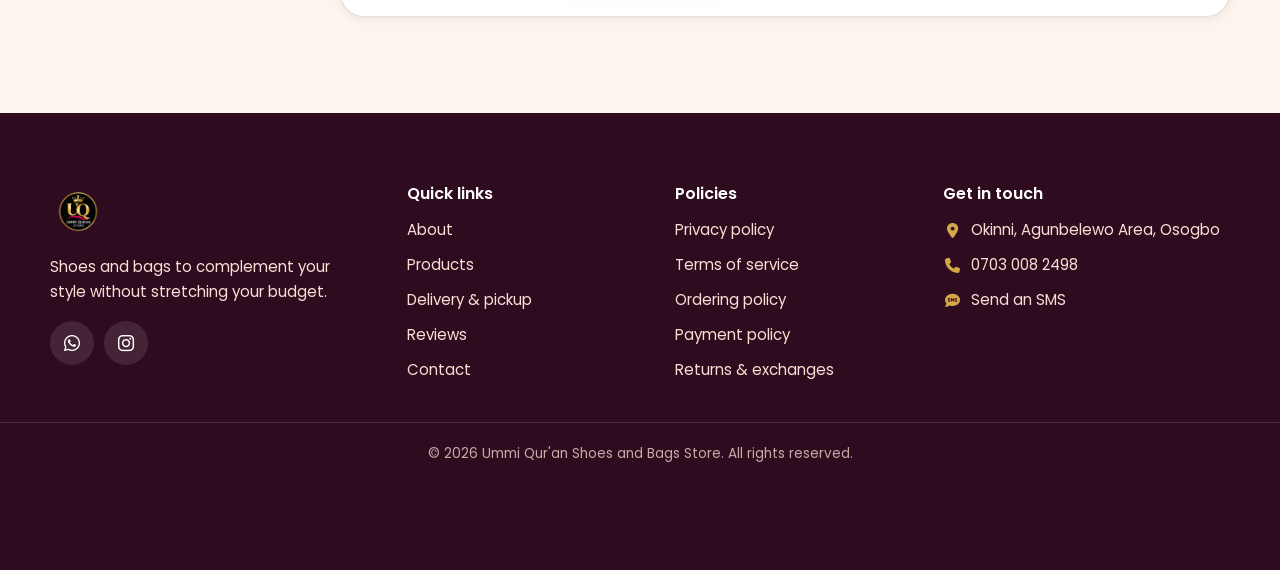
<file: policies.html>
<!DOCTYPE html>
<html lang="en-NG">
<head>
    <meta charset="UTF-8">
    <meta name="viewport" content="width=device-width, initial-scale=1.0, viewport-fit=cover">
    <meta name="theme-color" content="#4C1330">

    <title>Privacy Policy &amp; Store Policies | Ummi Qur'an</title>
    <meta name="description" content="Read the privacy, ordering, payment, delivery, pickup, returns and customer enquiry policies for Ummi Qur'an Shoes and Bags Store in Osogbo, Nigeria.">

    <meta name="robots" content="index, follow, max-image-preview:large">
    <meta name="googlebot" content="index, follow, max-image-preview:large">
    <link rel="canonical" href="https://ummi.vercel.app/policies.html">
    <link rel="icon" type="image/png" sizes="64x64" href="assets/favicon-64.png">
    <link rel="icon" type="image/webp" href="assets/UMMI%20QURAN%20icon.webp">
    <link rel="apple-touch-icon" href="assets/apple-touch-icon.png">

    <!-- Open Graph -->
    <meta property="og:type" content="website">
    <meta property="og:site_name" content="Ummi Qur'an Shoes and Bags Store">
    <meta property="og:title" content="Privacy Policy &amp; Store Policies | Ummi Qur'an">
    <meta property="og:description" content="Learn about customer privacy, ordering, payment, delivery, pickup and other store policies at Ummi Qur'an Shoes and Bags Store.">
    <meta property="og:url" content="https://ummi.vercel.app/policies.html">
    <meta property="og:image" content="https://ummi.vercel.app/assets/images/social-preview.jpg">
    <meta property="og:image:width" content="1200">
    <meta property="og:image:height" content="630">
    <meta property="og:image:alt" content="Ummi Qur'an Shoes and Bags Store">

    <!-- X / Twitter -->
    <meta name="twitter:card" content="summary_large_image">
    <meta name="twitter:title" content="Privacy Policy &amp; Store Policies | Ummi Qur'an">
    <meta name="twitter:description" content="Learn about customer privacy, ordering, payment, delivery, pickup and other store policies at Ummi Qur'an Shoes and Bags Store.">
    <meta name="twitter:image" content="https://ummi.vercel.app/assets/images/social-preview.jpg">

    <!-- Local Business Structured Data -->
    <script type="application/ld+json">
    {
      "@context": "https://schema.org",
      "@type": "Store",
      "@id": "https://ummi.vercel.app/#store",
      "name": "Ummi Qur'an Shoes and Bags Store",
      "url": "https://ummi.vercel.app/",
      "image": "https://ummi.vercel.app/assets/images/social-preview.jpg",
      "logo": "https://ummi.vercel.app/assets/UMMI%20QURAN%20logo.webp",
      "description": "Retail store offering stylish shoes and elegant bags, with nationwide delivery and pickup options.",
      "telephone": "+2347030082498",
      "priceRange": "₦₦",
      "address": {
        "@type": "PostalAddress",
        "streetAddress": "RGCC+GW2, Okinni, Agunbelewo Area",
        "addressLocality": "Osogbo",
        "addressRegion": "Osun State",
        "postalCode": "230103",
        "addressCountry": "NG"
      },
      "sameAs": [
        "https://www.instagram.com/fathiahabeni/"
      ]
    }
    </script>

    <!-- Fonts and Styles -->
    <link rel="preconnect" href="https://fonts.googleapis.com">
    <link rel="preconnect" href="https://fonts.gstatic.com" crossorigin>
    <link rel="stylesheet" href="https://fonts.googleapis.com/css2?family=Playfair+Display:wght@600;700&family=Poppins:wght@400;500;600&display=swap">
    <link rel="stylesheet" href="https://cdnjs.cloudflare.com/ajax/libs/font-awesome/6.7.2/css/all.min.css">
    <link rel="stylesheet" href="style.css">
</head>
<body id="top">
    <a class="skip-link" href="#main">Skip to content</a>

    <!-- ANNOUNCEMENT BAR -->
    <div class="announcement-bar" role="region" aria-label="Announcements">
        <div class="announcement-track">
            <div class="announcement-group">
                <div class="announcement-item"><i class="fa-solid fa-door-open" aria-hidden="true"></i> <span>Welcome to Ummi Qur'an Shoes &amp; Bags Store</span></div>
                <div class="announcement-item"><i class="fa-solid fa-award" aria-hidden="true"></i> <span>Quality &amp; affordable luxury</span></div>
                <a class="announcement-item announcement-link" href="index.html#quote" data-modal="quote"><span>Request a quote</span> <i class="fa-solid fa-arrow-up-right-from-square" aria-hidden="true"></i></a>
                <div class="announcement-item"><i class="fa-solid fa-truck" aria-hidden="true"></i> <span>Nationwide delivery available</span></div>
                <a class="announcement-item announcement-link" href="index.html#products"><span>Explore</span> <i class="fa-solid fa-compass" aria-hidden="true"></i></a>
            </div>
        </div>
    </div>

    <!-- HEADER -->
    <header class="header" id="header">
        <div class="container header-inner">
            <a class="logo" href="index.html" aria-label="Ummi Qur'an Store - home">
                <img src="assets/UMMI%20QURAN%20logo.webp" alt="" width="48" height="48" decoding="async">
                <span class="logo-text">Ummi Qur'an <small>Shoes &amp; Bags</small></span>
            </a>
            <nav class="desktop-nav" aria-label="Primary">
                <ul class="nav-links">
                    <li><a href="index.html#about">About</a></li>
                    <li class="dropdown">
                        <button type="button" class="dropdown-toggle" aria-expanded="false">Categories <i class="fa-solid fa-chevron-down" aria-hidden="true"></i></button>
                        <ul class="dropdown-menu">
                            <li><a href="index.html#footwears" data-filter="shoes">Shoes</a></li>
                            <li><a href="index.html#bags" data-filter="bags">Bags</a></li>
                        </ul>
                    </li>
                    <li><a href="index.html#products">Products</a></li>
                    <li><a href="index.html#contact">Contact</a></li>
                    <li><a href="policies.html" aria-current="page">Policies</a></li>
                </ul>
            </nav>
            <div class="header-actions">
                <a class="btn btn-primary btn-sm header-quote" href="index.html#quote" data-modal="quote">Request a quote <i class="fa-solid fa-clipboard-check" aria-hidden="true"></i></a>
                <button class="energy-menu" id="energy-menu" type="button" aria-label="Open menu" aria-expanded="false" aria-controls="mobile-nav"><span class="bars" aria-hidden="true"></span></button>
            </div>
        </div>
    </header>

    <!-- MOBILE NAV -->
    <div class="nav-backdrop" id="nav-backdrop" hidden></div>
    <nav class="mobile-nav" id="mobile-nav" aria-label="Mobile">
        <div class="mobile-nav-head">
            <a class="logo" href="index.html" aria-label="Ummi Qur'an Store - home">
                <img src="assets/UMMI%20QURAN%20logo.webp" alt="" width="44" height="44" decoding="async">
                <span class="logo-text">Ummi Qur'an <small>Shoes &amp; Bags</small></span>
            </a>
            <button type="button" class="mobile-nav-close" id="mobile-nav-close" aria-label="Close menu"><i class="fa-solid fa-xmark" aria-hidden="true"></i></button>
        </div>
        <ul class="nav-links">
            <li><a href="index.html#about">About</a></li>
                    <li class="dropdown">
                        <button type="button" class="dropdown-toggle" aria-expanded="false">Categories <i class="fa-solid fa-chevron-down" aria-hidden="true"></i></button>
                        <ul class="dropdown-menu">
                            <li><a href="index.html#footwears" data-filter="shoes">Shoes</a></li>
                            <li><a href="index.html#bags" data-filter="bags">Bags</a></li>
                        </ul>
                    </li>
                    <li><a href="index.html#products">Products</a></li>
                    <li><a href="index.html#contact">Contact</a></li>
                    <li><a href="policies.html" aria-current="page">Policies</a></li>
        </ul>
        <div class="mobile-nav-actions">
            <a class="btn btn-primary btn-block" href="index.html#quote" data-modal="quote">Request a quote <i class="fa-solid fa-clipboard-check" aria-hidden="true"></i></a>
            <a class="btn btn-outline btn-block" href="https://wa.me/2347030082498" target="_blank" rel="noopener noreferrer"><i class="fa-brands fa-whatsapp" aria-hidden="true"></i> Chat on WhatsApp</a>
        </div>
    </nav>

    <main id="main">
        <section class="policy-hero">
            <div class="container">
                <span class="section-eyebrow">Clear information. Better shopping.</span>
                <h1>Our store policies</h1>
                <p>We want you to understand how enquiries, orders, customer information, delivery and other store arrangements work before you shop with us. Please read the information below and contact us if you need clarification.</p>
                <p class="policy-updated"><i class="fa-regular fa-calendar" aria-hidden="true"></i> Last updated: October 2026</p>
            </div>
        </section>

        <div class="container policy-layout">
            <aside class="policy-toc" aria-label="Policy sections">
                <p class="policy-toc-title">On this page</p>
                <nav>
                    <ul>
                        <li><a href="#privacy"><i class="fa-solid fa-shield-halved" aria-hidden="true"></i><span>Privacy policy</span></a></li>
                        <li><a href="#terms"><i class="fa-solid fa-file-contract" aria-hidden="true"></i><span>Terms of service</span></a></li>
                        <li><a href="#ordering"><i class="fa-solid fa-bag-shopping" aria-hidden="true"></i><span>Ordering policy</span></a></li>
                        <li><a href="#payment"><i class="fa-solid fa-credit-card" aria-hidden="true"></i><span>Payment policy</span></a></li>
                        <li><a href="#delivery"><i class="fa-solid fa-truck-fast" aria-hidden="true"></i><span>Delivery policy</span></a></li>
                        <li><a href="#pickup"><i class="fa-solid fa-store" aria-hidden="true"></i><span>Pickup policy</span></a></li>
                        <li><a href="#returns"><i class="fa-solid fa-rotate" aria-hidden="true"></i><span>Returns &amp; exchanges</span></a></li>
                        <li><a href="#product-information"><i class="fa-solid fa-tags" aria-hidden="true"></i><span>Product information &amp; pricing</span></a></li>
                        <li><a href="#contact-policy"><i class="fa-solid fa-headset" aria-hidden="true"></i><span>Contact us</span></a></li>
                    </ul>
                </nav>
            </aside>

            <div class="policy-content">

                <section class="policy-card privacy-policy" id="privacy">
                    <div class="policy-card-head"><span class="policy-icon"><i class="fa-solid fa-shield-halved" aria-hidden="true"></i></span><h2>Privacy policy</h2></div>
                    <p>At Ummi Qur'an Shoes and Bags Store, we respect the privacy of our customers and visitors. This policy explains how personal information is handled when you contact us or enquire about products. We handle personal information in line with applicable Nigerian data protection law, including the Nigeria Data Protection Act 2023.</p>
                    <h3>Information you may provide</h3>
                    <p>Depending on how you interact with us, you may provide information such as:</p>
                    <ul>
                        <li>Your name</li>
                        <li>Your phone number or WhatsApp number</li>
                        <li>Your email address, if requested</li>
                        <li>Product preferences and quote requests</li>
                        <li>Delivery address and other delivery details, when needed</li>
                        <li>Messages or additional information you choose to share</li>
                    </ul>
                    <h3>How information is used</h3>
                    <p>Information you provide is used to respond to enquiries, prepare quote requests, confirm product availability, discuss orders, arrange delivery or pickup, and provide customer support.</p>
                    <h3>Your shopping bag</h3>
                    <p>Items you add to your shopping bag are stored in your own browser so they are still there when you return. This list is not sent to us until you choose to send your order on WhatsApp.</p>
                    <h3>WhatsApp communication</h3>
                    <p>If you choose to contact us through WhatsApp, your communication is also subject to WhatsApp's own privacy practices and terms. Please avoid sharing sensitive information that is not necessary for your enquiry.</p>
                    <h3>Information sharing</h3>
                    <p>We only share personal information when necessary to handle your request, arrange a service you have asked for (such as a delivery), comply with legal obligations, or where another lawful basis applies.</p>
                    <h3>Data security and retention</h3>
                    <p>We use reasonable safeguards to protect personal information and do not keep it longer than necessary for its stated purpose or applicable legal requirements.</p>
                    <h3>Your privacy choices</h3>
                    <p>You may contact us to ask questions about the personal information you have provided or to request a correction or deletion, subject to applicable legal requirements.</p>
                </section>

                <section class="policy-card terms" id="terms">
                    <div class="policy-card-head"><span class="policy-icon"><i class="fa-solid fa-file-contract" aria-hidden="true"></i></span><h2>Terms of service</h2></div>
                    <p>By using the Ummi Qur'an Shoes and Bags Store website, you agree to use it lawfully and to provide accurate information when making enquiries or placing orders.</p>
                    <p>Product prices, availability, delivery fees, and order details must be confirmed with the store before an order is finalised. We may update these terms when necessary, subject to applicable Nigerian law.</p>
                </section>

                <section class="policy-card ordering" id="ordering">
                    <div class="policy-card-head"><span class="policy-icon"><i class="fa-solid fa-bag-shopping" aria-hidden="true"></i></span><h2>Ordering policy</h2></div>
                    <p>Adding items to your shopping bag or sending a quote request does not confirm an order. It prepares your request so we can work through the details with you.</p>
                    <ul>
                        <li>We confirm product availability, size, colour and final price with you on WhatsApp or by phone.</li>
                        <li>An order is only confirmed once you and the store have agreed on the items, price, delivery or pickup arrangement, and payment.</li>
                        <li>If an item is no longer available, we will tell you and suggest alternatives where we can.</li>
                        <li>Please give accurate contact and delivery details so we can reach you.</li>
                    </ul>
                </section>

                <section class="policy-card payment" id="payment">
                    <div class="policy-card-head"><span class="policy-icon"><i class="fa-solid fa-credit-card" aria-hidden="true"></i></span><h2>Payment policy</h2></div>
                    <p>This website does not take online payments. Payment is arranged directly with the store after you have confirmed your order with us.</p>
                    <ul>
                        <li>We will tell you clearly what is due, what it covers, and when it is due before you pay.</li>
                        <li>Delivery fees, where they apply, are confirmed before payment.</li>
                        <li>Keep your proof of payment until you have received your order.</li>
                    </ul>
                    <p class="policy-callout"><i class="fa-solid fa-circle-exclamation" aria-hidden="true"></i><span>Only pay to account details given to you by Ummi Qur'an through our official WhatsApp or phone number, 0703 008 2498. Do not pay to any other number or account claiming to be us.</span></p>
                </section>

                <section class="policy-card delivery" id="delivery">
                    <div class="policy-card-head"><span class="policy-icon"><i class="fa-solid fa-truck-fast" aria-hidden="true"></i></span><h2>Delivery policy</h2></div>
                    <p>Ummi Qur'an Shoes and Bags Store offers delivery nationwide in Nigeria. Delivery fees and estimated arrival times depend on the customer's location and the delivery arrangement. Please contact us to confirm delivery details before finalising your order.</p>
                </section>

                <section class="policy-card pickup" id="pickup">
                    <div class="policy-card-head"><span class="policy-icon"><i class="fa-solid fa-store" aria-hidden="true"></i></span><h2>Pickup policy</h2></div>
                    <p>Customers may arrange local pickup in Okinni, Agunbelewo Area, Osogbo, Osun State, Nigeria. Please contact us in advance to confirm product availability, pickup arrangements, and the appropriate collection time before visiting.</p>
                </section>

                <section class="policy-card returns" id="returns">
                    <div class="policy-card-head"><span class="policy-icon"><i class="fa-solid fa-rotate" aria-hidden="true"></i></span><h2>Returns &amp; exchanges</h2></div>
                    <p>Please check your item when you receive or collect it. If something is wrong, such as a damaged item or an item that does not match what we confirmed with you, contact us as soon as possible on WhatsApp with clear photos and your order details.</p>
                    <ul>
                        <li>We review each case individually and will tell you the options available, which may include an exchange.</li>
                        <li>Items must be unused and in their original condition, and exchanges depend on availability.</li>
                        <li>Please do not send anything back until we have agreed the next step with you.</li>
                    </ul>
                </section>

                <section class="policy-card product-information" id="product-information">
                    <div class="policy-card-head"><span class="policy-icon"><i class="fa-solid fa-tags" aria-hidden="true"></i></span><h2>Product information &amp; pricing</h2></div>
                    <p>We aim to display accurate product descriptions, photographs, and prices. However, colours may appear differently on different screens, and product availability and prices may change. Please confirm the product details, size, colour, availability, and final price with us before placing your order.</p>
                </section>

                <section class="policy-card contact-policy" id="contact-policy">
                    <div class="policy-card-head"><span class="policy-icon"><i class="fa-solid fa-headset" aria-hidden="true"></i></span><h2>Contact us</h2></div>
                    <p>For questions about our products, orders, delivery, pickup, or these policies, contact Ummi Qur'an Shoes and Bags Store by phone or WhatsApp.</p>
                    <div class="policy-actions">
                        <a class="btn btn-whatsapp" href="https://wa.me/2347030082498" target="_blank" rel="noopener noreferrer"><i class="fa-brands fa-whatsapp" aria-hidden="true"></i> WhatsApp</a>
                        <a class="btn btn-primary" href="tel:+2347030082498"><i class="fa-solid fa-phone" aria-hidden="true"></i> 0703 008 2498</a>
                        <a class="btn btn-outline" href="https://www.instagram.com/fathiahabeni/" target="_blank" rel="noopener noreferrer"><i class="fa-brands fa-instagram" aria-hidden="true"></i> Instagram</a>
                    </div>
                </section>
            </div>
        </div>
    </main>

    <!-- FOOTER -->
    <footer class="footer" id="footer">
        <div class="container footer-container">
            <div class="footer-brand">
                <a href="index.html" class="footer-logo" aria-label="Ummi Qur'an Store - home"><img src="assets/UMMI%20QURAN%20logo.webp" alt="" width="56" height="56" decoding="async" loading="lazy"></a>
                <p>Shoes and bags to complement your style without stretching your budget.</p>
                <div class="footer-social">
                    <a href="https://wa.me/2347030082498" target="_blank" rel="noopener noreferrer" aria-label="Chat with us on WhatsApp"><i class="fa-brands fa-whatsapp" aria-hidden="true"></i></a>
                    <a href="https://www.instagram.com/fathiahabeni/" target="_blank" rel="noopener noreferrer" aria-label="Visit our Instagram page"><i class="fa-brands fa-instagram" aria-hidden="true"></i></a>
                </div>
            </div>
            <div class="footer-column">
                <h3>Quick links</h3>
                <ul>
                    <li><a href="index.html#about">About</a></li>
                    <li><a href="index.html#products">Products</a></li>
                    <li><a href="index.html#delivery">Delivery &amp; pickup</a></li>
                    <li><a href="index.html#reviews">Reviews</a></li>
                    <li><a href="index.html#contact">Contact</a></li>
                </ul>
            </div>
            <div class="footer-column">
                <h3>Policies</h3>
                <ul>
                    <li><a href="policies.html#privacy">Privacy policy</a></li>
                    <li><a href="policies.html#terms">Terms of service</a></li>
                    <li><a href="policies.html#ordering">Ordering policy</a></li>
                    <li><a href="policies.html#payment">Payment policy</a></li>
                    <li><a href="policies.html#returns">Returns &amp; exchanges</a></li>
                </ul>
            </div>
            <div class="footer-column">
                <h3>Get in touch</h3>
                <ul class="footer-contact">
                    <li><a href="index.html#map"><i class="fa-solid fa-location-dot" aria-hidden="true"></i> Okinni, Agunbelewo Area, Osogbo</a></li>
                    <li><a href="tel:+2347030082498"><i class="fa-solid fa-phone" aria-hidden="true"></i> 0703 008 2498</a></li>
                    <li><a href="sms:+2347030082498"><i class="fa-solid fa-comment-sms" aria-hidden="true"></i> Send an SMS</a></li>
                </ul>
            </div>
        </div>
        <div class="footer-bottom">
            <div class="container">&copy; <span id="current-year">2026</span> Ummi Qur'an Shoes and Bags Store. All rights reserved.</div>
        </div>
    </footer>

    <!-- FLOATING BUTTONS -->
    <div class="float-website" id="marvoBadge">
        <a href="https://marvotechlab.vercel.app/" target="_blank" rel="noopener" aria-label="Built by Marvo Tech Lab">
            <img src="assets/logo.webp" alt="" width="40" height="30" loading="lazy">
            <span>Built by Marvo Tech Lab</span>
        </a>
        <button type="button" class="float-website-close" id="marvoBadgeClose" aria-label="Collapse badge" aria-expanded="true"><i class="fa-solid fa-xmark" aria-hidden="true"></i></button>
    </div>

    <div class="floating-stack">
        <a href="https://wa.me/2347030082498" class="float-whatsapp" aria-label="Chat on WhatsApp" target="_blank" rel="noopener noreferrer"><i class="fa-brands fa-whatsapp" aria-hidden="true"></i></a>
    </div>

    <script src="script.js" defer></script>
</body>
</html>
</file>
<file: style.css>
/* ==========================================================================
   Ummi Qur'an Shoes & Bags Store
   Palette pulled from the store banner: rose pink, magenta, plum, blush, gold.
   ========================================================================== */

/* ---------- 1. Tokens ---------- */
:root {
  --rose: #e10b66;
  --rose-deep: #b50a50;
  --rose-soft: #d3516c;
  --petal: #f7d9d9;
  --blush: #fdf4ed;
  --blush-2: #fcdfd4;
  --plum: #4c1330;
  --plum-deep: #2f0b1f;
  --gold: #d4a84a;
  --gold-deep: #9a7220;
  --ink: #2f1424;
  --muted: #6e4f5d;
  --line: rgba(76, 19, 48, 0.14);
  --white: #ffffff;
  --whatsapp: #1f9d55;
  --whatsapp-deep: #187a42;

  --font-display: "Playfair Display", Georgia, "Times New Roman", serif;
  --font-body: "Poppins", system-ui, -apple-system, "Segoe UI", Roboto, sans-serif;

  --radius-sm: 10px;
  --radius: 16px;
  --radius-lg: 24px;
  --shadow-sm: 0 2px 8px rgba(76, 19, 48, 0.08);
  --shadow: 0 12px 32px rgba(76, 19, 48, 0.14);
  --shadow-lg: 0 24px 60px rgba(47, 11, 31, 0.28);

  --header-h: 72px;
  --container: 1180px;
  --gutter: clamp(16px, 4vw, 32px);
  --ease: cubic-bezier(0.22, 0.61, 0.36, 1);
}

/* ---------- 2. Reset & base ---------- */
*,
*::before,
*::after {
  box-sizing: border-box;
}

html {
  -webkit-text-size-adjust: 100%;
  scroll-behavior: smooth;
  scroll-padding-top: calc(var(--header-h) + 12px);
}

body {
  margin: 0;
  font-family: var(--font-body);
  font-size: 1rem;
  line-height: 1.65;
  color: var(--ink);
  background: var(--blush);
  overflow-x: hidden;
  -webkit-font-smoothing: antialiased;
}

body.is-locked {
  overflow: hidden;
}

img,
iframe {
  display: block;
  max-width: 100%;
}

img {
  height: auto;
}

h1,
h2,
h3,
h4 {
  margin: 0 0 0.5em;
  font-family: var(--font-display);
  font-weight: 700;
  line-height: 1.18;
  color: var(--plum);
  overflow-wrap: break-word;
}

h1 { font-size: clamp(2.1rem, 6vw + 0.5rem, 3.9rem); }
h2 { font-size: clamp(1.65rem, 3.4vw + 0.6rem, 2.6rem); }
h3 { font-size: clamp(1.1rem, 1vw + 0.9rem, 1.35rem); }

p {
  margin: 0 0 1em;
  overflow-wrap: break-word;
}

a {
  color: var(--rose-deep);
  text-decoration-thickness: 1px;
  text-underline-offset: 3px;
}

ul {
  margin: 0;
  padding: 0;
  list-style: none;
}

button,
input,
select,
textarea {
  font: inherit;
  color: inherit;
}

button {
  cursor: pointer;
}

:focus-visible {
  outline: 3px solid var(--gold);
  outline-offset: 3px;
  border-radius: 6px;
}

.container {
  width: min(100% - (var(--gutter) * 2), var(--container));
  margin-inline: auto;
}

.visually-hidden {
  position: absolute !important;
  width: 1px;
  height: 1px;
  margin: -1px;
  padding: 0;
  overflow: hidden;
  clip: rect(0 0 0 0);
  white-space: nowrap;
  border: 0;
}

.skip-link {
  position: fixed;
  top: -60px;
  left: 12px;
  z-index: 3000;
  padding: 10px 16px;
  background: var(--plum);
  color: var(--white);
  border-radius: var(--radius-sm);
  text-decoration: none;
  transition: top 0.2s var(--ease);
}

.skip-link:focus {
  top: 12px;
}

/* ---------- 3. Buttons ---------- */
.btn {
  display: inline-flex;
  align-items: center;
  justify-content: center;
  gap: 0.6em;
  min-height: 48px;
  padding: 0.75em 1.5em;
  border: 2px solid transparent;
  border-radius: 999px;
  font-size: 0.95rem;
  font-weight: 600;
  line-height: 1.2;
  text-align: center;
  text-decoration: none;
  white-space: normal;
  transition: background-color 0.2s var(--ease), color 0.2s var(--ease), border-color 0.2s var(--ease), transform 0.2s var(--ease), box-shadow 0.2s var(--ease);
}

.btn:active {
  transform: translateY(1px);
}

.btn-sm {
  min-height: 42px;
  padding: 0.55em 1.15em;
  font-size: 0.88rem;
}

.btn-block {
  display: flex;
  width: 100%;
}

.btn-primary {
  background: var(--rose);
  color: var(--white);
  box-shadow: 0 8px 20px rgba(225, 11, 102, 0.28);
}

.btn-primary:hover {
  background: var(--rose-deep);
  box-shadow: 0 10px 24px rgba(181, 10, 80, 0.34);
}

.btn-outline {
  background: transparent;
  color: var(--rose-deep);
  border-color: var(--rose);
}

.btn-outline:hover {
  background: var(--rose);
  color: var(--white);
}

.btn-light {
  background: rgba(255, 255, 255, 0.12);
  color: var(--white);
  border-color: rgba(255, 255, 255, 0.7);
  backdrop-filter: blur(4px);
}

.btn-light:hover {
  background: var(--white);
  color: var(--plum);
}

.btn-gold {
  background: var(--gold);
  color: var(--plum-deep);
}

.btn-gold:hover {
  background: #e6bd62;
}

.btn-whatsapp {
  background: var(--whatsapp);
  color: var(--white);
}

.btn-whatsapp:hover {
  background: var(--whatsapp-deep);
}

.link-btn {
  background: none;
  border: 0;
  padding: 6px;
  color: var(--muted);
  font-size: 0.88rem;
  text-decoration: underline;
  text-underline-offset: 3px;
}

.link-btn:hover {
  color: var(--rose-deep);
}

/* ---------- 4. Section scaffolding ---------- */
.section {
  padding-block: clamp(56px, 8vw, 104px);
}

.section-heading {
  max-width: 680px;
  margin: 0 auto clamp(28px, 5vw, 52px);
  text-align: center;
}

.section-heading p {
  margin-bottom: 0;
  color: var(--muted);
}

.section-eyebrow {
  display: inline-flex;
  align-items: center;
  gap: 10px;
  margin-bottom: 14px;
  font-size: 0.85rem;
  font-weight: 600;
  letter-spacing: 0.02em;
  color: var(--rose-deep);
}

.section-eyebrow::before {
  content: "";
  width: 28px;
  height: 2px;
  background: var(--gold);
  border-radius: 2px;
}

.section-heading .section-eyebrow {
  justify-content: center;
}

/* ---------- 5. Announcement bar ---------- */
.announcement-bar {
  background: var(--plum);
  color: var(--blush);
  font-size: 0.85rem;
  overflow: hidden;
}

.announcement-track {
  display: flex;
  width: max-content;
  animation: marquee 42s linear infinite;
}

.announcement-bar:hover .announcement-track,
.announcement-bar:focus-within .announcement-track {
  animation-play-state: paused;
}

.announcement-group {
  display: flex;
  flex-shrink: 0;
  align-items: center;
}

.announcement-item {
  display: inline-flex;
  align-items: center;
  gap: 8px;
  padding: 10px 28px;
  white-space: nowrap;
  color: inherit;
  text-decoration: none;
}

.announcement-item i {
  color: var(--gold);
}

.announcement-link {
  font-weight: 600;
}

.announcement-link:hover span {
  text-decoration: underline;
}

@keyframes marquee {
  to { transform: translateX(-50%); }
}

/* ---------- 6. Header & navigation ---------- */
.header {
  position: sticky;
  top: 0;
  z-index: 1000;
  background: rgba(255, 255, 255, 0.94);
  backdrop-filter: blur(12px);
  -webkit-backdrop-filter: blur(12px);
  border-bottom: 1px solid var(--line);
  transition: box-shadow 0.25s var(--ease);
}

.header.is-scrolled {
  box-shadow: var(--shadow-sm);
}

.header-inner {
  display: flex;
  align-items: center;
  justify-content: space-between;
  gap: 16px;
  min-height: var(--header-h);
}

.logo {
  display: inline-flex;
  align-items: center;
  gap: 12px;
  flex-shrink: 0;
  color: var(--plum);
  text-decoration: none;
}

.logo img {
  width: 48px;
  height: 48px;
  border-radius: 50%;
  object-fit: cover;
}

.logo-text {
  display: flex;
  flex-direction: column;
  font-family: var(--font-display);
  font-size: 1.15rem;
  font-weight: 700;
  line-height: 1.15;
}

.logo-text small {
  font-family: var(--font-body);
  font-size: 0.72rem;
  font-weight: 500;
  color: var(--rose-deep);
}

.desktop-nav {
  display: none;
}

.nav-links {
  display: flex;
  align-items: center;
  gap: 4px;
}

.nav-links a,
.dropdown-toggle {
  display: inline-flex;
  align-items: center;
  gap: 8px;
  padding: 10px 14px;
  background: none;
  border: 0;
  border-radius: 999px;
  font-size: 0.95rem;
  font-weight: 500;
  color: var(--ink);
  text-decoration: none;
  transition: color 0.2s var(--ease), background-color 0.2s var(--ease);
}

.nav-links a:hover,
.dropdown-toggle:hover,
.nav-links a[aria-current="page"] {
  color: var(--rose-deep);
  background: var(--petal);
}

.dropdown {
  position: relative;
}

.dropdown-toggle i {
  font-size: 0.7rem;
  transition: transform 0.25s var(--ease);
}

.dropdown.is-open .dropdown-toggle i {
  transform: rotate(180deg);
}

.dropdown-menu {
  display: none;
}

.header-actions {
  display: flex;
  align-items: center;
  gap: 12px;
}

.header-quote {
  display: none;
}

/* hamburger */
.energy-menu {
  position: relative;
  display: inline-grid;
  place-items: center;
  width: 46px;
  height: 46px;
  background: var(--petal);
  border: 0;
  border-radius: 50%;
}

.energy-menu .bars,
.energy-menu .bars::before,
.energy-menu .bars::after {
  display: block;
  width: 20px;
  height: 2px;
  background: var(--plum);
  border-radius: 2px;
  transition: transform 0.25s var(--ease), background-color 0.25s var(--ease);
}

.energy-menu .bars {
  position: relative;
}

.energy-menu .bars::before,
.energy-menu .bars::after {
  content: "";
  position: absolute;
  left: 0;
}

.energy-menu .bars::before { top: -6px; }
.energy-menu .bars::after { top: 6px; }

/* mobile panel */
.nav-backdrop {
  position: fixed;
  inset: 0;
  z-index: 1900;
  background: rgba(47, 11, 31, 0.55);
  backdrop-filter: blur(3px);
}

.nav-backdrop[hidden] {
  display: none;
}

.mobile-nav {
  position: fixed;
  top: 0;
  right: 0;
  z-index: 2000;
  display: flex;
  flex-direction: column;
  width: min(88vw, 380px);
  height: 100dvh;
  padding: 18px 20px 24px;
  overflow-y: auto;
  background: var(--white);
  box-shadow: var(--shadow-lg);
  visibility: hidden;
  transform: translateX(100%);
  transition: transform 0.35s var(--ease), visibility 0s linear 0.35s;
}

.mobile-nav.is-open {
  visibility: visible;
  transform: none;
  transition: transform 0.35s var(--ease), visibility 0s;
}

.mobile-nav-head {
  display: flex;
  align-items: center;
  justify-content: space-between;
  gap: 12px;
  padding-bottom: 16px;
  margin-bottom: 8px;
  border-bottom: 1px solid var(--line);
}

.mobile-nav-close {
  display: inline-grid;
  place-items: center;
  flex-shrink: 0;
  width: 44px;
  height: 44px;
  background: var(--petal);
  border: 0;
  border-radius: 50%;
  color: var(--plum);
  font-size: 1.1rem;
}

.mobile-nav .nav-links {
  flex-direction: column;
  align-items: stretch;
  gap: 2px;
}

.mobile-nav .nav-links > li > a,
.mobile-nav .dropdown-toggle {
  width: 100%;
  justify-content: space-between;
  padding: 14px 12px;
  border-radius: var(--radius-sm);
  font-size: 1.05rem;
}

.mobile-nav .dropdown-menu {
  display: block;
  max-height: 0;
  overflow: hidden;
  margin-left: 12px;
  border-left: 2px solid var(--petal);
  transition: max-height 0.3s var(--ease);
}

.mobile-nav .dropdown.is-open .dropdown-menu {
  max-height: 200px;
}

.mobile-nav .dropdown-menu a {
  display: block;
  padding: 12px 14px;
  font-size: 1rem;
  border-radius: var(--radius-sm);
}

.mobile-nav-actions {
  display: grid;
  gap: 12px;
  margin-top: auto;
  padding-top: 24px;
}

/* open state for hamburger */
.energy-menu[aria-expanded="true"] .bars {
  background: transparent;
}

.energy-menu[aria-expanded="true"] .bars::before {
  transform: translateY(6px) rotate(45deg);
}

.energy-menu[aria-expanded="true"] .bars::after {
  transform: translateY(-6px) rotate(-45deg);
}

@media (min-width: 992px) {
  .desktop-nav { display: block; }
  .header-quote { display: inline-flex; }
  .energy-menu,
  .mobile-nav,
  .nav-backdrop { display: none !important; }

  .dropdown-menu {
    position: absolute;
    top: calc(100% + 6px);
    left: 0;
    z-index: 20;
    display: block;
    min-width: 190px;
    padding: 8px;
    background: var(--white);
    border: 1px solid var(--line);
    border-radius: var(--radius);
    box-shadow: var(--shadow);
    opacity: 0;
    visibility: hidden;
    transform: translateY(6px);
    transition: opacity 0.2s var(--ease), transform 0.2s var(--ease), visibility 0s linear 0.2s;
  }

  .dropdown:hover .dropdown-menu,
  .dropdown.is-open .dropdown-menu,
  .dropdown:focus-within .dropdown-menu {
    opacity: 1;
    visibility: visible;
    transform: none;
    transition: opacity 0.2s var(--ease), transform 0.2s var(--ease), visibility 0s;
  }

  .dropdown-menu a {
    display: flex;
    width: 100%;
    padding: 10px 14px;
    border-radius: var(--radius-sm);
  }
}

@media (max-width: 380px) {
  .logo-text { font-size: 1rem; }
  .logo-text small { display: none; }
}

/* ---------- 7. Hero (fade slider) ---------- */
.hero {
  position: relative;
  display: grid;
  align-items: center;
  min-height: clamp(560px, 82svh, 780px);
  overflow: hidden;
  background: var(--plum-deep);
  isolation: isolate;
}

.hero-slides,
.hero-overlay {
  position: absolute;
  inset: 0;
}

.hero-slide {
  position: absolute;
  inset: 0;
  width: 100%;
  height: 100%;
  object-fit: cover;
  object-position: center;
  opacity: 0;
  transform: scale(1.08);
  transition: opacity 1.4s ease-in-out, transform 7s linear;
}

.hero-slide.is-active {
  opacity: 1;
  transform: scale(1);
  z-index: 1;
}

.hero-overlay {
  z-index: 2;
  display: flex;
  align-items: center;
  padding-block: 56px 96px;
  background:
    linear-gradient(180deg, rgba(47, 11, 31, 0.5) 0%, rgba(47, 11, 31, 0.78) 100%);
}

.hero-overlay .content {
  max-width: 600px;
  color: var(--white);
}

.hero .section-eyebrow {
  color: var(--gold);
}

.hero h1 {
  color: var(--white);
  text-wrap: balance;
}

.hero h1 span {
  font-style: italic;
  color: var(--gold);
}

.hero p {
  max-width: 52ch;
  margin-bottom: 1.6em;
  font-size: clamp(1rem, 0.9rem + 0.4vw, 1.15rem);
  color: rgba(255, 255, 255, 0.92);
}

.hero-button {
  display: flex;
  flex-wrap: wrap;
  gap: 12px;
}

.hero-controls {
  position: absolute;
  bottom: 24px;
  left: 50%;
  z-index: 3;
  display: flex;
  align-items: center;
  gap: 14px;
  padding: 6px 10px;
  background: rgba(47, 11, 31, 0.55);
  backdrop-filter: blur(8px);
  border-radius: 999px;
  transform: translateX(-50%);
}

.hero-arrow {
  display: inline-grid;
  place-items: center;
  width: 40px;
  height: 40px;
  background: transparent;
  border: 0;
  border-radius: 50%;
  color: var(--white);
  font-size: 0.85rem;
  transition: background-color 0.2s var(--ease);
}

.hero-arrow:hover {
  background: rgba(255, 255, 255, 0.18);
}

.hero-dots {
  display: flex;
  align-items: center;
  gap: 4px;
}

.hero-dot {
  position: relative;
  width: 26px;
  height: 26px;
  padding: 0;
  background: none;
  border: 0;
}

.hero-dot::before {
  content: "";
  position: absolute;
  top: 50%;
  left: 50%;
  width: 10px;
  height: 10px;
  background: rgba(255, 255, 255, 0.5);
  border-radius: 999px;
  transform: translate(-50%, -50%);
  transition: width 0.3s var(--ease), background-color 0.3s var(--ease);
}

.hero-dot.is-active::before {
  width: 24px;
  background: var(--gold);
}

@media (min-width: 900px) {
  .hero {
    background:
      radial-gradient(ellipse at 18% 45%, rgba(181, 10, 80, 0.38), transparent 60%),
      var(--plum-deep);
  }

  .hero-slide {
    left: auto;
    right: 0;
    width: 64%;
    -webkit-mask-image: linear-gradient(90deg, transparent 0%, #000 40%);
    mask-image: linear-gradient(90deg, transparent 0%, #000 40%);
  }

  .hero-overlay {
    background: linear-gradient(90deg, rgba(47, 11, 31, 0.35) 0%, rgba(47, 11, 31, 0) 55%);
  }
}

/* ---------- 8. Categories ---------- */
.category-container {
  display: grid;
  gap: 20px;
}

.category-card {
  position: relative;
  min-height: 420px;
  overflow: hidden;
  border-radius: var(--radius-lg);
  background: var(--plum);
  box-shadow: var(--shadow);
  isolation: isolate;
}

.category-card img {
  position: absolute;
  inset: 0;
  z-index: -2;
  width: 100%;
  height: 100%;
  object-fit: cover;
  transition: transform 0.8s var(--ease);
}

.category-card:hover img {
  transform: scale(1.05);
}

.category-card::after {
  content: "";
  position: absolute;
  inset: 0;
  z-index: -1;
  background: linear-gradient(180deg, rgba(47, 11, 31, 0) 35%, rgba(47, 11, 31, 0.88) 100%);
}

.category-content {
  display: flex;
  flex-direction: column;
  align-items: flex-start;
  justify-content: flex-end;
  min-height: 420px;
  padding: clamp(20px, 4vw, 32px);
  color: var(--white);
}

.category-content h3 {
  margin-bottom: 4px;
  font-size: clamp(1.5rem, 2.4vw + 0.8rem, 2rem);
  color: var(--white);
}

.category-content p {
  margin-bottom: 16px;
  color: rgba(255, 255, 255, 0.9);
}

.category-cta {
  display: flex;
  flex-wrap: wrap;
  align-items: center;
  justify-content: center;
  gap: 12px 20px;
  margin-top: 36px;
}

.category-cta p {
  margin: 0;
  font-weight: 500;
  color: var(--muted);
}

@media (min-width: 720px) {
  .category-container { grid-template-columns: 1fr 1fr; gap: 28px; }
  .category-card,
  .category-content { min-height: 520px; }
}

/* ---------- 9. Products ---------- */
.featured-products {
  background: var(--white);
}

.filter-bar {
  display: flex;
  flex-wrap: wrap;
  justify-content: center;
  gap: 10px;
  margin-bottom: clamp(24px, 4vw, 40px);
}

.filter-chip {
  min-height: 44px;
  padding: 0.5em 1.4em;
  background: var(--blush);
  border: 1.5px solid var(--line);
  border-radius: 999px;
  font-size: 0.92rem;
  font-weight: 500;
  color: var(--plum);
  transition: background-color 0.2s var(--ease), color 0.2s var(--ease), border-color 0.2s var(--ease);
}

.filter-chip:hover {
  border-color: var(--rose);
}

.filter-chip.is-active {
  background: var(--rose);
  border-color: var(--rose);
  color: var(--white);
}

.products-container {
  display: grid;
  grid-template-columns: repeat(2, minmax(0, 1fr));
  gap: 14px;
}

.product-card {
  display: flex;
  flex-direction: column;
  overflow: hidden;
  background: var(--white);
  border: 1px solid var(--line);
  border-radius: var(--radius);
  box-shadow: var(--shadow-sm);
  transition: box-shadow 0.25s var(--ease), border-color 0.25s var(--ease);
}

.product-card:hover {
  border-color: var(--rose-soft);
  box-shadow: var(--shadow);
}

.product-card[hidden] {
  display: none;
}

.product-image {
  position: relative;
  aspect-ratio: 1 / 1;
  overflow: hidden;
  background: var(--blush);
}

.product-image img {
  width: 100%;
  height: 100%;
  object-fit: cover;
  transition: transform 0.6s var(--ease);
}

.product-card:hover .product-image img {
  transform: scale(1.04);
}

.image-badge,
.in-bag-chip {
  position: absolute;
  top: 10px;
  padding: 4px 10px;
  border-radius: 999px;
  font-size: 0.72rem;
  font-weight: 600;
  line-height: 1.3;
}

.image-badge {
  left: 10px;
  background: var(--white);
  color: var(--rose-deep);
  box-shadow: var(--shadow-sm);
}

.in-bag-chip {
  right: 10px;
  background: var(--plum);
  color: var(--white);
}

.in-bag-chip[hidden] {
  display: none;
}

.product-details {
  display: flex;
  flex: 1;
  flex-direction: column;
  padding: 14px 14px 16px;
}

.product-details h3 {
  margin-bottom: 6px;
  font-family: var(--font-body);
  font-size: 0.98rem;
  font-weight: 600;
  line-height: 1.35;
}

.products-price {
  display: flex;
  flex-wrap: wrap;
  align-items: baseline;
  gap: 2px 10px;
  margin: 0 0 14px;
}

.products-price del {
  font-size: 0.82rem;
  color: var(--muted);
}

.products-price strong {
  font-size: 1.1rem;
  font-weight: 600;
  color: var(--rose-deep);
}

.product-actions {
  display: grid;
  gap: 10px;
  margin-top: auto;
}

.quantity-box {
  display: grid;
  grid-template-columns: 44px minmax(0, 1fr) 44px;
  align-items: stretch;
  height: 44px;
  overflow: hidden;
  background: var(--white);
  border: 1.5px solid var(--line);
  border-radius: 999px;
}

.qty-btn {
  display: grid;
  place-items: center;
  background: var(--blush);
  border: 0;
  color: var(--plum);
  font-size: 0.8rem;
  transition: background-color 0.2s var(--ease), color 0.2s var(--ease);
}

.qty-btn:hover {
  background: var(--rose);
  color: var(--white);
}

.qty-input {
  width: 100%;
  min-width: 0;
  padding: 0;
  background: transparent;
  border: 0;
  text-align: center;
  font-weight: 600;
  -moz-appearance: textfield;
  appearance: textfield;
}

.qty-input::-webkit-outer-spin-button,
.qty-input::-webkit-inner-spin-button {
  margin: 0;
  -webkit-appearance: none;
}

.qty-input:focus-visible {
  outline-offset: -3px;
}

.cart-btn {
  width: 100%;
  min-height: 44px;
  padding-inline: 1em;
  font-size: 0.9rem;
}

.cart-btn.is-added {
  background: var(--plum);
  box-shadow: none;
}

@media (min-width: 560px) {
  .products-container { gap: 20px; }
  .product-details { padding: 16px 18px 20px; }
}

@media (min-width: 820px) {
  .products-container { grid-template-columns: repeat(3, minmax(0, 1fr)); gap: 24px; }
}

@media (min-width: 1100px) {
  .products-container { grid-template-columns: repeat(4, minmax(0, 1fr)); }
}

/* ---------- 10. Why choose ---------- */
.benefits-container {
  display: grid;
  gap: 18px;
}

.benefit-card {
  display: flex;
  align-items: flex-start;
  gap: 18px;
  padding: 24px;
  background: var(--white);
  border: 1px solid var(--line);
  border-radius: var(--radius);
}

.benefit-icon,
.delivery-icon,
.policy-icon {
  display: inline-grid;
  place-items: center;
  flex-shrink: 0;
  width: 52px;
  height: 52px;
  background: var(--petal);
  border-radius: 14px;
  color: var(--rose-deep);
  font-size: 1.25rem;
}

.benefit-content h3 {
  margin-bottom: 6px;
  font-size: 1.1rem;
}

.benefit-content p {
  margin: 0;
  font-size: 0.94rem;
  color: var(--muted);
}

@media (min-width: 640px) {
  .benefits-container { grid-template-columns: 1fr 1fr; }
}

@media (min-width: 1100px) {
  .benefits-container { grid-template-columns: repeat(4, 1fr); }
  .benefit-card { flex-direction: column; }
}

/* ---------- 11. About ---------- */
.about {
  background: var(--white);
}

.about-grid {
  display: grid;
  gap: 40px;
  align-items: center;
}

.about-image {
  position: relative;
  width: min(100%, 480px);
  margin-inline: auto;
}

.about-image::before {
  content: "";
  position: absolute;
  inset: 18px -14px -18px 14px;
  border: 2px solid var(--gold);
  border-radius: var(--radius-lg);
}

.about-image img {
  position: relative;
  width: 100%;
  border-radius: var(--radius-lg);
  box-shadow: var(--shadow);
}

.about-content p {
  max-width: 56ch;
  color: var(--muted);
}

.about-content .btn {
  margin-top: 8px;
}

@media (min-width: 860px) {
  .about-grid { grid-template-columns: 0.9fr 1.1fr; gap: 72px; }
}

/* ---------- 12. Delivery ---------- */
.delivery-pickup {
  background: var(--blush-2);
}

.delivery-options {
  display: grid;
  gap: 20px;
}

.delivery-card {
  display: flex;
  flex-direction: column;
  align-items: flex-start;
  padding: clamp(22px, 4vw, 36px);
  background: var(--white);
  border-radius: var(--radius-lg);
  box-shadow: var(--shadow-sm);
}

.delivery-icon {
  margin-bottom: 18px;
}

.delivery-card p {
  color: var(--muted);
}

.delivery-location {
  display: flex;
  flex-direction: column;
  gap: 2px;
  width: 100%;
  padding: 14px 16px;
  background: var(--blush);
  border-left: 3px solid var(--gold);
  border-radius: var(--radius-sm);
  font-size: 0.94rem;
}

.delivery-location strong {
  color: var(--plum);
}

.delivery-card .btn {
  margin-top: auto;
}

.delivery-card p:last-of-type {
  margin-bottom: 20px;
}

@media (min-width: 760px) {
  .delivery-options { grid-template-columns: 1fr 1fr; gap: 28px; }
}

/* ---------- 13. Reviews ---------- */
.review-grid {
  display: grid;
  gap: 18px;
}

.review-card {
  display: flex;
  flex-direction: column;
  padding: 28px;
  background: var(--white);
  border: 1px solid var(--line);
  border-radius: var(--radius);
}

.review-stars {
  margin-bottom: 14px;
  color: var(--gold);
  font-size: 0.95rem;
  letter-spacing: 2px;
}

.review-card p {
  flex: 1;
  color: var(--ink);
}

.review-card h3 {
  margin: 0;
  font-family: var(--font-body);
  font-size: 0.95rem;
  font-weight: 600;
  color: var(--rose-deep);
}

@media (min-width: 760px) {
  .review-grid { grid-template-columns: repeat(3, 1fr); gap: 24px; }
}

/* ---------- 14. Contact ---------- */
.contact {
  background: var(--white);
}

.contact-grid {
  display: grid;
  gap: 14px;
  margin-bottom: 28px;
}

.contact-details a {
  display: grid;
  grid-template-columns: 52px minmax(0, 1fr);
  grid-template-areas:
    "icon title"
    "icon text";
  column-gap: 16px;
  align-items: center;
  height: 100%;
  padding: 18px 20px;
  background: var(--blush);
  border: 1px solid var(--line);
  border-radius: var(--radius);
  color: var(--ink);
  text-decoration: none;
  transition: border-color 0.2s var(--ease), box-shadow 0.2s var(--ease), transform 0.2s var(--ease);
}

.contact-details a:hover {
  border-color: var(--rose);
  box-shadow: var(--shadow-sm);
  transform: translateY(-2px);
}

.contact-details i {
  grid-area: icon;
  display: grid;
  place-items: center;
  width: 52px;
  height: 52px;
  background: var(--rose);
  border-radius: 14px;
  color: var(--white);
  font-size: 1.2rem;
}

.contact-details h3 {
  grid-area: title;
  align-self: end;
  margin: 0;
  font-family: var(--font-body);
  font-size: 0.95rem;
  font-weight: 600;
}

.contact-details p {
  grid-area: text;
  align-self: start;
  margin: 0;
  font-size: 0.9rem;
  color: var(--muted);
}

.map-container {
  overflow: hidden;
  border: 1px solid var(--line);
  border-radius: var(--radius-lg);
  box-shadow: var(--shadow-sm);
  background: var(--blush);
}

.map-container iframe {
  width: 100%;
  height: clamp(280px, 45vw, 420px);
  border: 0;
}

@media (min-width: 640px) {
  .contact-grid { grid-template-columns: 1fr 1fr; }
}

@media (min-width: 1100px) {
  .contact-grid { grid-template-columns: repeat(4, 1fr); }
}

/* ---------- 15. Newsletter ---------- */
.newsletter {
  padding-block: clamp(48px, 7vw, 80px);
  background: linear-gradient(120deg, var(--plum) 0%, var(--rose-deep) 100%);
  color: var(--white);
}

.newsletter-content {
  max-width: 720px;
  text-align: center;
}

.newsletter h2 {
  color: var(--white);
  text-wrap: balance;
}

.newsletter-form {
  display: grid;
  gap: 12px;
  margin-top: 24px;
}

.newsletter-form input {
  width: 100%;
  min-height: 52px;
  padding: 0 22px;
  background: var(--white);
  border: 2px solid transparent;
  border-radius: 999px;
  color: var(--ink);
}

.newsletter-form input:focus-visible {
  outline-color: var(--gold);
}

.newsletter-form .field-error {
  color: var(--blush-2);
  text-align: left;
}

.newsletter-note {
  margin: 14px 0 0;
  font-size: 0.82rem;
  color: rgba(255, 255, 255, 0.8);
}

@media (min-width: 560px) {
  .newsletter-form { grid-template-columns: 1fr auto; align-items: start; }
  .newsletter-form .field-error { grid-column: 1 / -1; }
}

/* ---------- 16. Footer ---------- */
.footer {
  padding-top: clamp(40px, 6vw, 72px);
  background: var(--plum-deep);
  color: var(--blush-2);
  font-size: 0.94rem;
}

.footer-container {
  display: grid;
  gap: 32px;
  padding-bottom: 40px;
}

.footer-logo img {
  width: 56px;
  height: 56px;
  border-radius: 50%;
}

.footer-brand p {
  max-width: 34ch;
  margin: 14px 0 16px;
}

.footer h3 {
  margin-bottom: 14px;
  font-family: var(--font-body);
  font-size: 1rem;
  font-weight: 600;
  color: var(--white);
}

.footer ul {
  display: grid;
  gap: 10px;
}

.footer a {
  color: var(--blush-2);
  text-decoration: none;
}

.footer a:hover {
  color: var(--gold);
  text-decoration: underline;
}

.footer-contact a {
  display: flex;
  align-items: flex-start;
  gap: 10px;
}

.footer-contact i {
  flex-shrink: 0;
  width: 18px;
  margin-top: 5px;
  text-align: center;
  color: var(--gold);
}

.footer-social {
  display: flex;
  gap: 10px;
}

.footer-social a {
  display: inline-grid;
  place-items: center;
  width: 44px;
  height: 44px;
  background: rgba(255, 255, 255, 0.1);
  border-radius: 50%;
  font-size: 1.15rem;
  color: var(--white);
}

.footer-social a:hover {
  background: var(--rose);
  color: var(--white);
  text-decoration: none;
}

.footer-bottom {
  padding: 20px 0 104px;
  border-top: 1px solid rgba(255, 255, 255, 0.12);
  text-align: center;
  font-size: 0.85rem;
  color: rgba(252, 223, 212, 0.75);
}

@media (min-width: 640px) {
  .footer-container { grid-template-columns: 1fr 1fr; }
}

@media (min-width: 1000px) {
  .footer-container { grid-template-columns: 1.4fr 1fr 1fr 1.3fr; gap: 48px; }
}

/* ---------- 17. Floating UI ---------- */
.floating-stack {
  position: fixed;
  right: max(16px, env(safe-area-inset-right));
  bottom: max(16px, env(safe-area-inset-bottom));
  z-index: 900;
  display: flex;
  flex-direction: column-reverse;
  gap: 12px;
}

.floating-cart,
.float-whatsapp {
  position: relative;
  display: grid;
  place-items: center;
  width: 56px;
  height: 56px;
  border: 0;
  border-radius: 50%;
  color: var(--white);
  font-size: 1.4rem;
  text-decoration: none;
  box-shadow: 0 10px 26px rgba(47, 11, 31, 0.3);
  transition: transform 0.2s var(--ease);
}

.floating-cart:hover,
.float-whatsapp:hover {
  transform: translateY(-3px);
}

.floating-cart {
  background: var(--rose);
}

.float-whatsapp {
  background: var(--whatsapp);
  font-size: 1.7rem;
}

.cart-count {
  position: absolute;
  top: -4px;
  right: -4px;
  display: grid;
  place-items: center;
  min-width: 24px;
  height: 24px;
  padding: 0 6px;
  background: var(--gold);
  border: 2px solid var(--white);
  border-radius: 999px;
  font-size: 0.75rem;
  font-weight: 700;
  line-height: 1;
  color: var(--plum-deep);
}

.cart-count.is-empty {
  display: none;
}

.floating-cart.is-bump {
  animation: bump 0.45s var(--ease);
}

@keyframes bump {
  30% { transform: scale(1.18); }
  60% { transform: scale(0.95); }
}

.float-website {
  position: fixed;
  left: max(16px, env(safe-area-inset-left));
  bottom: max(16px, env(safe-area-inset-bottom));
  z-index: 900;
  display: flex;
  align-items: center;
  gap: 4px;
  max-width: calc(100vw - 112px);
  padding: 6px 6px 6px 10px;
  background: var(--white);
  border: 1px solid var(--line);
  border-radius: 999px;
  box-shadow: var(--shadow);
  font-size: 0.78rem;
}

.float-website a {
  display: flex;
  align-items: center;
  gap: 8px;
  color: var(--plum);
  font-weight: 500;
  text-decoration: none;
}

.float-website img {
  width: 36px;
  height: 28px;
  object-fit: cover;
  border-radius: 6px;
}

.float-website-close {
  display: inline-grid;
  place-items: center;
  width: 28px;
  height: 28px;
  background: var(--blush);
  border: 0;
  border-radius: 50%;
  font-size: 0.7rem;
  color: var(--plum);
}

.float-website.is-collapsed {
  padding: 6px;
}

@media (max-width: 699px) {
  .float-website {
    opacity: 0;
    visibility: hidden;
    transition: opacity 0.25s var(--ease), visibility 0s linear 0.25s;
  }

  .float-website.in-view {
    opacity: 1;
    visibility: visible;
    transition: opacity 0.25s var(--ease), visibility 0s;
  }
}

.float-website.is-collapsed span,
.float-website.is-collapsed .float-website-close {
  display: none;
}

/* ---------- 18. Modals (quote, success, cart) ---------- */
.modal {
  position: fixed;
  inset: 0;
  z-index: 2500;
  display: flex;
  align-items: flex-end;
  justify-content: center;
  visibility: hidden;
  opacity: 0;
  pointer-events: none;
  transition: opacity 0.25s var(--ease), visibility 0s linear 0.25s;
}

.modal.is-open {
  visibility: visible;
  opacity: 1;
  pointer-events: auto;
  transition: opacity 0.25s var(--ease), visibility 0s;
}

.modal-backdrop {
  position: absolute;
  inset: 0;
  background: rgba(47, 11, 31, 0.62);
  backdrop-filter: blur(4px);
  -webkit-backdrop-filter: blur(4px);
}

.modal-dialog {
  position: relative;
  width: 100%;
  max-height: 94dvh;
  overflow-y: auto;
  overscroll-behavior: contain;
  padding: 28px 20px calc(24px + env(safe-area-inset-bottom));
  background: var(--white);
  border-radius: var(--radius-lg) var(--radius-lg) 0 0;
  box-shadow: var(--shadow-lg);
  transform: translateY(40px);
  transition: transform 0.35s var(--ease);
}

.modal.is-open .modal-dialog {
  transform: none;
}

.modal-dialog:focus {
  outline: none;
}

.modal-close {
  position: absolute;
  top: 14px;
  right: 14px;
  z-index: 2;
  display: inline-grid;
  place-items: center;
  width: 44px;
  height: 44px;
  background: var(--petal);
  border: 0;
  border-radius: 50%;
  color: var(--plum);
  font-size: 1.05rem;
  transition: background-color 0.2s var(--ease), color 0.2s var(--ease);
}

.modal-close:hover {
  background: var(--rose);
  color: var(--white);
}

.modal-header {
  padding-right: 52px;
  margin-bottom: 22px;
}

.modal-header h2 {
  margin-bottom: 8px;
  font-size: clamp(1.5rem, 4vw, 2rem);
}

.modal-header p {
  margin: 0;
  font-size: 0.94rem;
  color: var(--muted);
}

.modal-header--center {
  padding-right: 0;
  text-align: center;
}

.modal-header--center .section-eyebrow {
  justify-content: center;
}

@media (min-width: 640px) {
  .modal {
    align-items: center;
    padding: 24px;
  }

  .modal-dialog {
    width: min(100%, 660px);
    max-height: 90dvh;
    padding: 40px;
    border-radius: var(--radius-lg);
    transform: translateY(24px) scale(0.98);
  }

  .modal.is-open .modal-dialog {
    transform: none;
  }

  .modal-close {
    top: 18px;
    right: 18px;
  }
}

/* quote form */
.form-row {
  display: grid;
  gap: 0 16px;
}

.form-group {
  margin-bottom: 16px;
}

.form-group[hidden] {
  display: none;
}

.form-group label {
  display: block;
  margin-bottom: 6px;
  font-size: 0.88rem;
  font-weight: 600;
  color: var(--plum);
}

.req {
  color: var(--rose);
}

.optional {
  font-weight: 400;
  color: var(--muted);
}

.form-group input,
.form-group select,
.form-group textarea {
  display: block;
  width: 100%;
  min-height: 48px;
  padding: 12px 16px;
  background: var(--blush);
  border: 1.5px solid var(--line);
  border-radius: var(--radius-sm);
  font-size: 1rem; /* 16px stops iOS zoom-on-focus */
  transition: border-color 0.2s var(--ease), box-shadow 0.2s var(--ease), background-color 0.2s var(--ease);
}

.form-group textarea {
  resize: vertical;
  min-height: 96px;
}

.form-group select {
  appearance: none;
  -webkit-appearance: none;
  padding-right: 44px;
  background-image: url("data:image/svg+xml,%3Csvg xmlns='http://www.w3.org/2000/svg' width='14' height='9' viewBox='0 0 14 9'%3E%3Cpath d='M1 1l6 6 6-6' fill='none' stroke='%234c1330' stroke-width='2' stroke-linecap='round' stroke-linejoin='round'/%3E%3C/svg%3E");
  background-repeat: no-repeat;
  background-position: right 16px center;
}

.form-group input:focus,
.form-group select:focus,
.form-group textarea:focus {
  background-color: var(--white);
  border-color: var(--rose);
  box-shadow: 0 0 0 4px rgba(225, 11, 102, 0.14);
  outline: none;
}

.form-group.has-error input,
.form-group.has-error select,
.form-group.has-error textarea {
  border-color: #c0143c;
  background-color: #fff5f7;
}

.field-error {
  margin: 6px 0 0;
  font-size: 0.82rem;
  font-weight: 500;
  color: #c0143c;
}

.field-error[hidden] {
  display: none;
}

.form-note {
  margin: 14px 0 0;
  font-size: 0.82rem;
  text-align: center;
  color: var(--muted);
}

@media (min-width: 560px) {
  .form-row { grid-template-columns: 1fr 1fr; }
}

/* success popup */
.quote-success-card {
  text-align: left;
}

.success-image {
  display: grid;
  place-items: center;
  margin: 0 auto 16px;
}

.success-image img {
  width: 64px;
  height: 64px;
  border-radius: 50%;
}

.quote-summary {
  margin: 0 0 22px;
  padding: 6px 18px;
  background: var(--blush);
  border: 1px solid var(--line);
  border-radius: var(--radius);
}

.quote-summary > div {
  display: grid;
  grid-template-columns: 96px minmax(0, 1fr);
  gap: 12px;
  padding: 10px 0;
  border-bottom: 1px dashed var(--line);
  font-size: 0.92rem;
}

.quote-summary > div:last-child {
  border-bottom: 0;
}

.quote-summary dt {
  font-weight: 600;
  color: var(--plum);
}

.quote-summary dd {
  margin: 0;
  overflow-wrap: anywhere;
  color: var(--muted);
}

.success-actions {
  display: grid;
  gap: 12px;
}

/* cart drawer */
.cart-dialog {
  display: flex;
  flex-direction: column;
  padding: 0;
}

.cart-head {
  display: flex;
  align-items: flex-start;
  justify-content: space-between;
  gap: 16px;
  padding: 24px 20px 16px;
  border-bottom: 1px solid var(--line);
}

.cart-head h2 {
  margin-bottom: 4px;
  font-size: 1.5rem;
}

.cart-sub {
  margin: 0;
  font-size: 0.88rem;
  color: var(--muted);
}

.modal-close--inline {
  position: static;
  flex-shrink: 0;
}

.cart-body {
  flex: 1;
  min-height: 160px;
  padding: 8px 20px;
  overflow-y: auto;
}

.cart-items {
  display: grid;
}

.cart-item {
  display: grid;
  grid-template-columns: 72px minmax(0, 1fr);
  gap: 14px;
  padding: 16px 0;
  border-bottom: 1px solid var(--line);
}

.cart-item:last-child {
  border-bottom: 0;
}

.cart-item img {
  width: 72px;
  height: 72px;
  object-fit: cover;
  border-radius: var(--radius-sm);
  background: var(--blush);
}

.cart-item-info {
  display: flex;
  flex-direction: column;
  gap: 4px;
  min-width: 0;
}

.cart-item-top {
  display: flex;
  align-items: flex-start;
  justify-content: space-between;
  gap: 10px;
}

.cart-item-name {
  margin: 0;
  font-family: var(--font-body);
  font-size: 0.95rem;
  font-weight: 600;
  line-height: 1.35;
  color: var(--plum);
}

.cart-remove {
  flex-shrink: 0;
  display: inline-grid;
  place-items: center;
  width: 32px;
  height: 32px;
  background: none;
  border: 0;
  border-radius: 50%;
  color: var(--muted);
  font-size: 0.9rem;
}

.cart-remove:hover {
  background: var(--petal);
  color: var(--rose-deep);
}

.cart-item-unit {
  font-size: 0.82rem;
  color: var(--muted);
}

.cart-item-bottom {
  display: flex;
  flex-wrap: wrap;
  align-items: center;
  justify-content: space-between;
  gap: 8px 12px;
  margin-top: 4px;
}

.cart-item .quantity-box {
  width: 128px;
  height: 38px;
  grid-template-columns: 38px minmax(0, 1fr) 38px;
}

.cart-line-total {
  font-weight: 600;
  color: var(--rose-deep);
}

.cart-empty {
  display: grid;
  justify-items: center;
  gap: 4px;
  padding: 40px 12px;
  text-align: center;
}

.cart-empty[hidden] {
  display: none;
}

.cart-empty i {
  display: grid;
  place-items: center;
  width: 72px;
  height: 72px;
  margin-bottom: 12px;
  background: var(--petal);
  border-radius: 50%;
  color: var(--rose-deep);
  font-size: 1.7rem;
}

.cart-empty p {
  margin-bottom: 14px;
  color: var(--muted);
}

.cart-footer {
  display: grid;
  gap: 10px;
  padding: 16px 20px calc(18px + env(safe-area-inset-bottom));
  background: var(--blush);
  border-top: 1px solid var(--line);
}

.cart-footer[hidden] {
  display: none;
}

.cart-total {
  display: flex;
  align-items: baseline;
  justify-content: space-between;
  gap: 12px;
  font-size: 1.05rem;
}

.cart-total strong {
  font-family: var(--font-display);
  font-size: 1.5rem;
  color: var(--plum);
}

.cart-note {
  margin: 0;
  font-size: 0.82rem;
  color: var(--muted);
}

.cart-footer .link-btn {
  justify-self: center;
}

@media (min-width: 640px) {
  .modal--drawer {
    align-items: stretch;
    justify-content: flex-end;
    padding: 0;
  }

  .modal--drawer .modal-dialog {
    width: min(100%, 440px);
    max-height: none;
    height: 100%;
    padding: 0;
    border-radius: var(--radius-lg) 0 0 var(--radius-lg);
    transform: translateX(100%);
  }

  .modal--drawer.is-open .modal-dialog {
    transform: none;
  }

  .cart-head {
    padding: 28px 28px 18px;
  }

  .cart-body {
    padding: 8px 28px;
  }

  .cart-footer {
    padding: 18px 28px 24px;
  }

  .modal--drawer .modal-close--inline {
    position: static;
  }
}

/* toast */
.toast {
  position: fixed;
  left: 50%;
  bottom: calc(148px + env(safe-area-inset-bottom));
  z-index: 2600;
  display: flex;
  align-items: center;
  gap: 14px;
  width: max-content;
  max-width: calc(100vw - 32px);
  padding: 12px 14px 12px 18px;
  background: var(--plum-deep);
  border-radius: 999px;
  box-shadow: var(--shadow-lg);
  color: var(--white);
  font-size: 0.9rem;
  transform: translate(-50%, 16px);
  opacity: 0;
  transition: opacity 0.25s var(--ease), transform 0.25s var(--ease);
}

.toast[hidden] {
  display: none;
}

.toast.is-visible {
  opacity: 1;
  transform: translate(-50%, 0);
}

.toast i {
  color: var(--gold);
}

.toast button {
  padding: 6px 12px;
  background: var(--rose);
  border: 0;
  border-radius: 999px;
  color: var(--white);
  font-size: 0.82rem;
  font-weight: 600;
  white-space: nowrap;
}

.toast button:hover {
  background: var(--rose-deep);
}

.toast-text {
  min-width: 0;
  overflow-wrap: anywhere;
}

/* ---------- 19. Policies page ---------- */
.policy-hero {
  position: relative;
  padding-block: clamp(48px, 8vw, 96px);
  background: linear-gradient(135deg, var(--plum-deep) 0%, var(--plum) 55%, var(--rose-deep) 130%);
  color: var(--white);
  overflow: hidden;
}

.policy-hero::after {
  content: "";
  position: absolute;
  right: -80px;
  bottom: -120px;
  width: 340px;
  height: 340px;
  border: 2px solid rgba(212, 168, 74, 0.4);
  border-radius: 50%;
  pointer-events: none;
  display: none;
}

@media (min-width: 900px) {
  .policy-hero::after { display: block; }
}

.policy-hero .container {
  position: relative;
  z-index: 1;
  max-width: 820px;
}

.policy-hero .section-eyebrow {
  color: var(--gold);
}

.policy-hero h1 {
  color: var(--white);
}

.policy-hero p {
  max-width: 62ch;
  color: rgba(255, 255, 255, 0.9);
}

.policy-hero .policy-updated {
  display: inline-flex;
  align-items: center;
  gap: 8px;
  margin: 8px 0 0;
  padding: 6px 14px;
  background: rgba(255, 255, 255, 0.12);
  border-radius: 999px;
  font-size: 0.85rem;
}

.policy-layout {
  display: grid;
  gap: 24px;
  padding-block: clamp(28px, 5vw, 64px) clamp(56px, 8vw, 96px);
}

.policy-toc {
  min-width: 0;
}

.policy-toc-title {
  margin-bottom: 10px;
  font-size: 0.85rem;
  font-weight: 600;
  color: var(--muted);
}

.policy-toc ul {
  display: flex;
  gap: 8px;
  padding-bottom: 6px;
  overflow-x: auto;
  scrollbar-width: thin;
  -webkit-overflow-scrolling: touch;
}

.policy-toc li {
  flex-shrink: 0;
}

.policy-toc a {
  display: inline-flex;
  align-items: center;
  gap: 8px;
  min-height: 42px;
  padding: 8px 16px;
  background: var(--white);
  border: 1px solid var(--line);
  border-radius: 999px;
  font-size: 0.88rem;
  font-weight: 500;
  color: var(--plum);
  text-decoration: none;
  white-space: nowrap;
  transition: background-color 0.2s var(--ease), color 0.2s var(--ease), border-color 0.2s var(--ease);
}

.policy-toc a i {
  color: var(--rose);
  font-size: 0.85rem;
}

.policy-toc a:hover,
.policy-toc a.is-active {
  background: var(--rose);
  border-color: var(--rose);
  color: var(--white);
}

.policy-toc a:hover i,
.policy-toc a.is-active i {
  color: var(--white);
}

.policy-content {
  display: grid;
  gap: 20px;
  min-width: 0;
}

.policy-card {
  padding: clamp(22px, 4vw, 40px);
  background: var(--white);
  border: 1px solid var(--line);
  border-radius: var(--radius-lg);
  box-shadow: var(--shadow-sm);
}

.policy-card-head {
  display: flex;
  align-items: center;
  gap: 16px;
  margin-bottom: 18px;
  padding-bottom: 18px;
  border-bottom: 1px solid var(--line);
}

.policy-card-head h2 {
  margin: 0;
  font-size: clamp(1.35rem, 2.4vw + 0.6rem, 1.9rem);
}

.policy-card h3 {
  margin: 26px 0 8px;
  font-family: var(--font-body);
  font-size: 1.02rem;
  font-weight: 600;
  color: var(--rose-deep);
}

.policy-card p,
.policy-card li {
  max-width: 72ch;
  color: var(--muted);
}

.policy-card p:last-child {
  margin-bottom: 0;
}

.policy-card ul {
  display: grid;
  gap: 10px;
  margin: 0 0 1em;
}

.policy-card li {
  position: relative;
  padding-left: 28px;
}

.policy-card li::before {
  content: "";
  position: absolute;
  top: 0.62em;
  left: 4px;
  width: 8px;
  height: 8px;
  background: var(--gold);
  border-radius: 50%;
}

.policy-callout {
  display: flex;
  align-items: flex-start;
  gap: 14px;
  max-width: none !important;
  padding: 16px 18px;
  background: var(--blush);
  border-left: 4px solid var(--rose);
  border-radius: var(--radius-sm);
  color: var(--plum) !important;
}

.policy-callout i {
  flex-shrink: 0;
  margin-top: 4px;
  color: var(--rose);
}

.policy-actions {
  display: flex;
  flex-wrap: wrap;
  gap: 12px;
  margin-top: 20px;
}

.policy-card {
  scroll-margin-top: calc(var(--header-h) + 16px);
}

@media (min-width: 992px) {
  .policy-layout {
    grid-template-columns: 250px minmax(0, 1fr);
    gap: 40px;
    align-items: start;
  }

  .policy-toc {
    position: sticky;
    top: calc(var(--header-h) + 20px);
    padding: 20px;
    background: var(--white);
    border: 1px solid var(--line);
    border-radius: var(--radius);
  }

  .policy-toc ul {
    flex-direction: column;
    gap: 2px;
    overflow: visible;
  }

  .policy-toc a {
    width: 100%;
    min-height: 40px;
    background: transparent;
    border: 0;
    border-radius: var(--radius-sm);
    white-space: normal;
  }

  .policy-toc a i {
    width: 18px;
    text-align: center;
  }
}

/* ---------- 20. Reduced motion & print ---------- */
@media (prefers-reduced-motion: reduce) {
  html { scroll-behavior: auto; }

  *,
  *::before,
  *::after {
    animation-duration: 0.01ms !important;
    animation-iteration-count: 1 !important;
    transition-duration: 0.01ms !important;
  }

  .announcement-bar { overflow-x: auto; }
  .announcement-track { animation: none; }
  .hero-slide { transform: none; }
}

@media print {
  .announcement-bar,
  .header,
  .mobile-nav,
  .floating-stack,
  .float-website,
  .policy-toc,
  .hero-controls { display: none !important; }

  body { background: #fff; }
  .policy-card { box-shadow: none; break-inside: avoid; }
}
</file>
